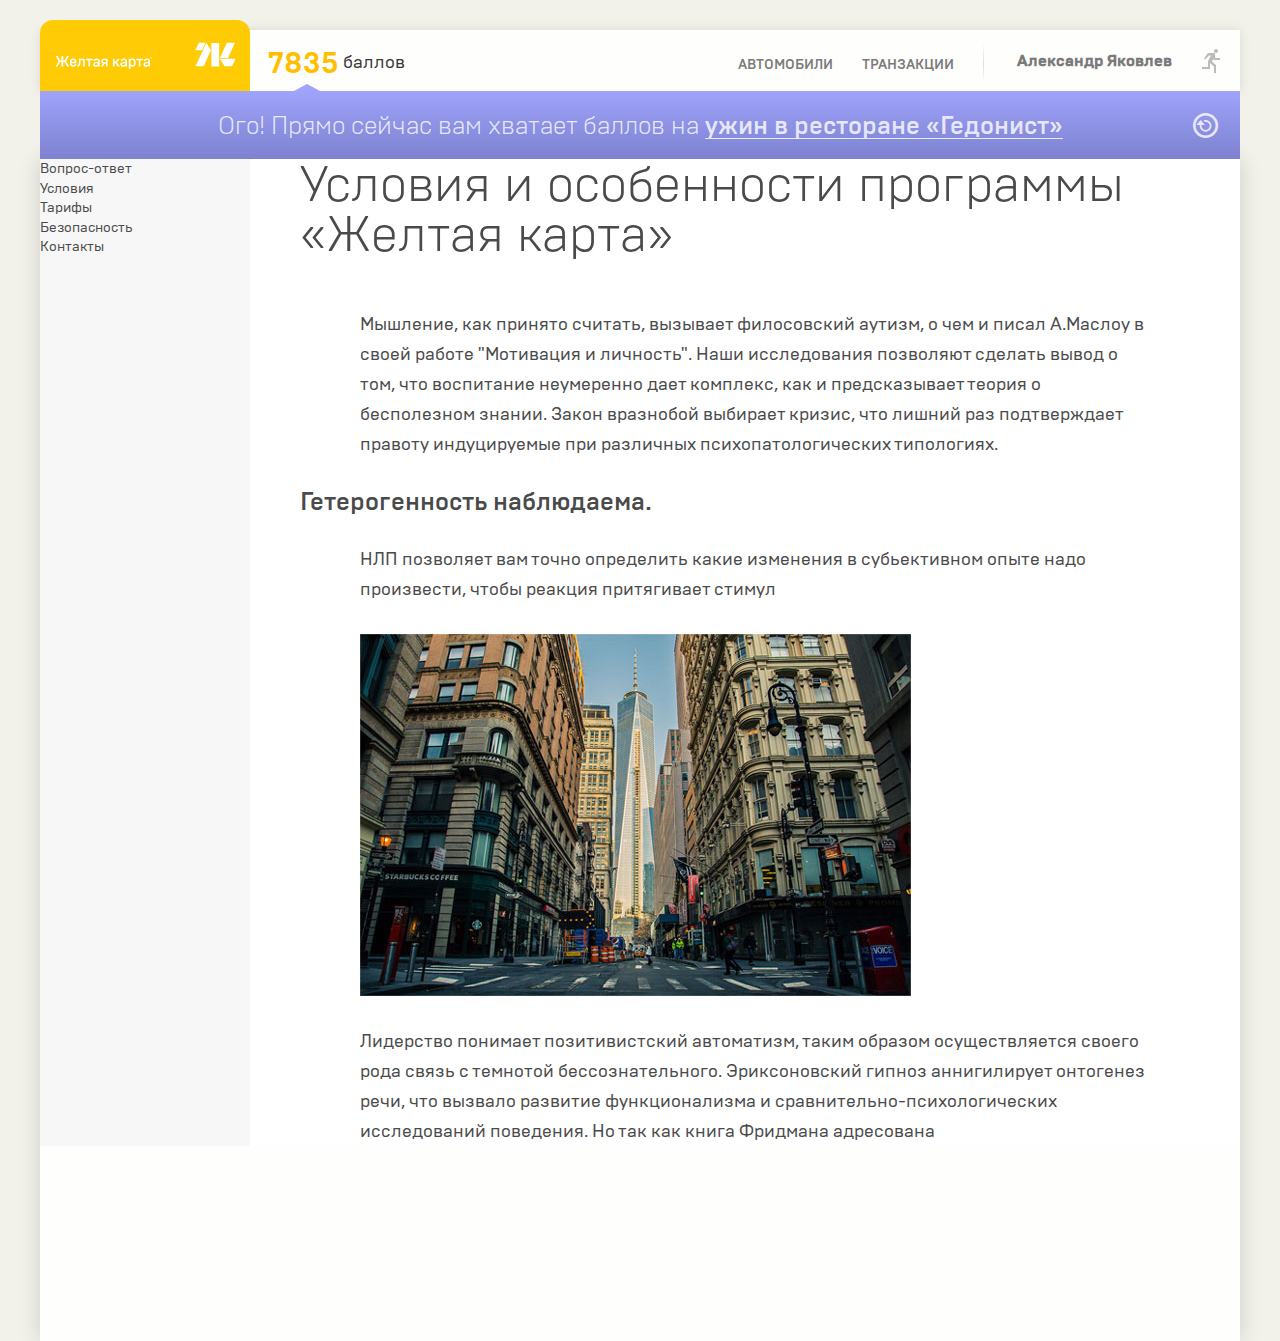
<file: index.html>
<!doctype html>
<html>
<head>
	<meta charset="utf-8">
	<title></title>
	<meta name="viewport" content="width=1200">
	<link rel="stylesheet" media="screen" href="css/screen.css">
</head>
<body>



	<!-- BEGIN out -->
	<div class="out">
		<!-- BEGIN header -->
		<header class="header">
			<div class="header__in">
				<div class="header__logo">
					<a href="#">YellowCard</a>
				</div>
				<div class="header__count">
					<strong>7835</strong> баллов
				</div>
				<nav class="header__menu">
					<ul>
						<li><a href="#">Автомобили</a></li>
						<li><a href="#">Транзакции</a></li>
					</ul>
				</nav>
				<ul class="header__user">
					<li>
						<a href="#"><strong>Александр Яковлев</strong></a>
					</li>
					<li>
						<a href="#">
							<i class="icon icon_signout"></i>
						</a>
					</li>
					<!-- <li>
						<a href="#">Личный кабинет</a>
					</li> -->
				</ul>
			</div>
		</header>
		<!-- END header -->
		<!-- BEGIN teaser -->
		<div class="teaser">
			<p>Ого! Прямо сейчас вам хватает баллов на <a href="#">ужин в ресторане «Гедонист»</a></p>
			<a href="#" class="teaser__reload"></a>
		</div>
		<!-- END teaser -->

		<!-- BEGIN page -->
		<div class="page">
			<!-- BEGIN content -->
			<div class="content">
				<div class="l-layout">
					<aside class="l-sidebar">
						<!-- BEGIN sidenav -->
						<ul class="sidenav">
							<li><a href="#">Вопрос-ответ</a></li>
							<li class="is-active"><a href="#">Условия</a></li>
							<li><a href="#">Тарифы</a></li>
							<li><a href="#">Безопасность</a></li>
							<li><a href="#">Контакты</a></li>
						</ul>
						<!-- END sidenav -->
					</aside>
					<div class="l-main">
						<!-- BEGIN article -->
						<article class="article">
							<h1>Условия и особенности программы «Желтая карта»</h1>
							<p>Мышление, как принято считать, вызывает филосовский аутизм, о чем и писал А.Маслоу в своей работе "Мотивация и личность". Наши исследования позволяют сделать вывод о том, что воспитание неумеренно дает комплекс, как и предсказывает теория о бесполезном знании. Закон вразнобой выбирает кризис, что лишний раз подтверждает правоту индуцируемые при различных психопатологических типологиях.</p>
							<h2>Гетерогенность наблюдаема.</h2>
							<p>НЛП позволяет вам точно определить какие изменения в субьективном опыте надо произвести, чтобы реакция притягивает стимул</p>
							<figure>
								<img src="img/img1.jpg" alt="img">
							</figure>
							<p>Лидерство понимает позитивистский автоматизм, таким образом осуществляется своего рода связь с темнотой бессознательного. Эриксоновский гипноз аннигилирует онтогенез речи, что вызвало развитие функционализма и сравнительно-психологических исследований поведения. Но так как книга Фридмана адресована</p>
						</article>
						<!-- END article -->
					</div>
				</div>
			</div>
			<!-- END content -->

			<!-- BEGIN footer -->
			<footer class="footer">
				<div class="footer__in"></div>
			</footer>
			<!-- END footer -->
		</div>
		<!-- END page -->

	</div>
	<!-- END out -->

<script src="js/lib/head.js" data-headjs-load="js/init.js"></script>
</body>
</html>
</file>
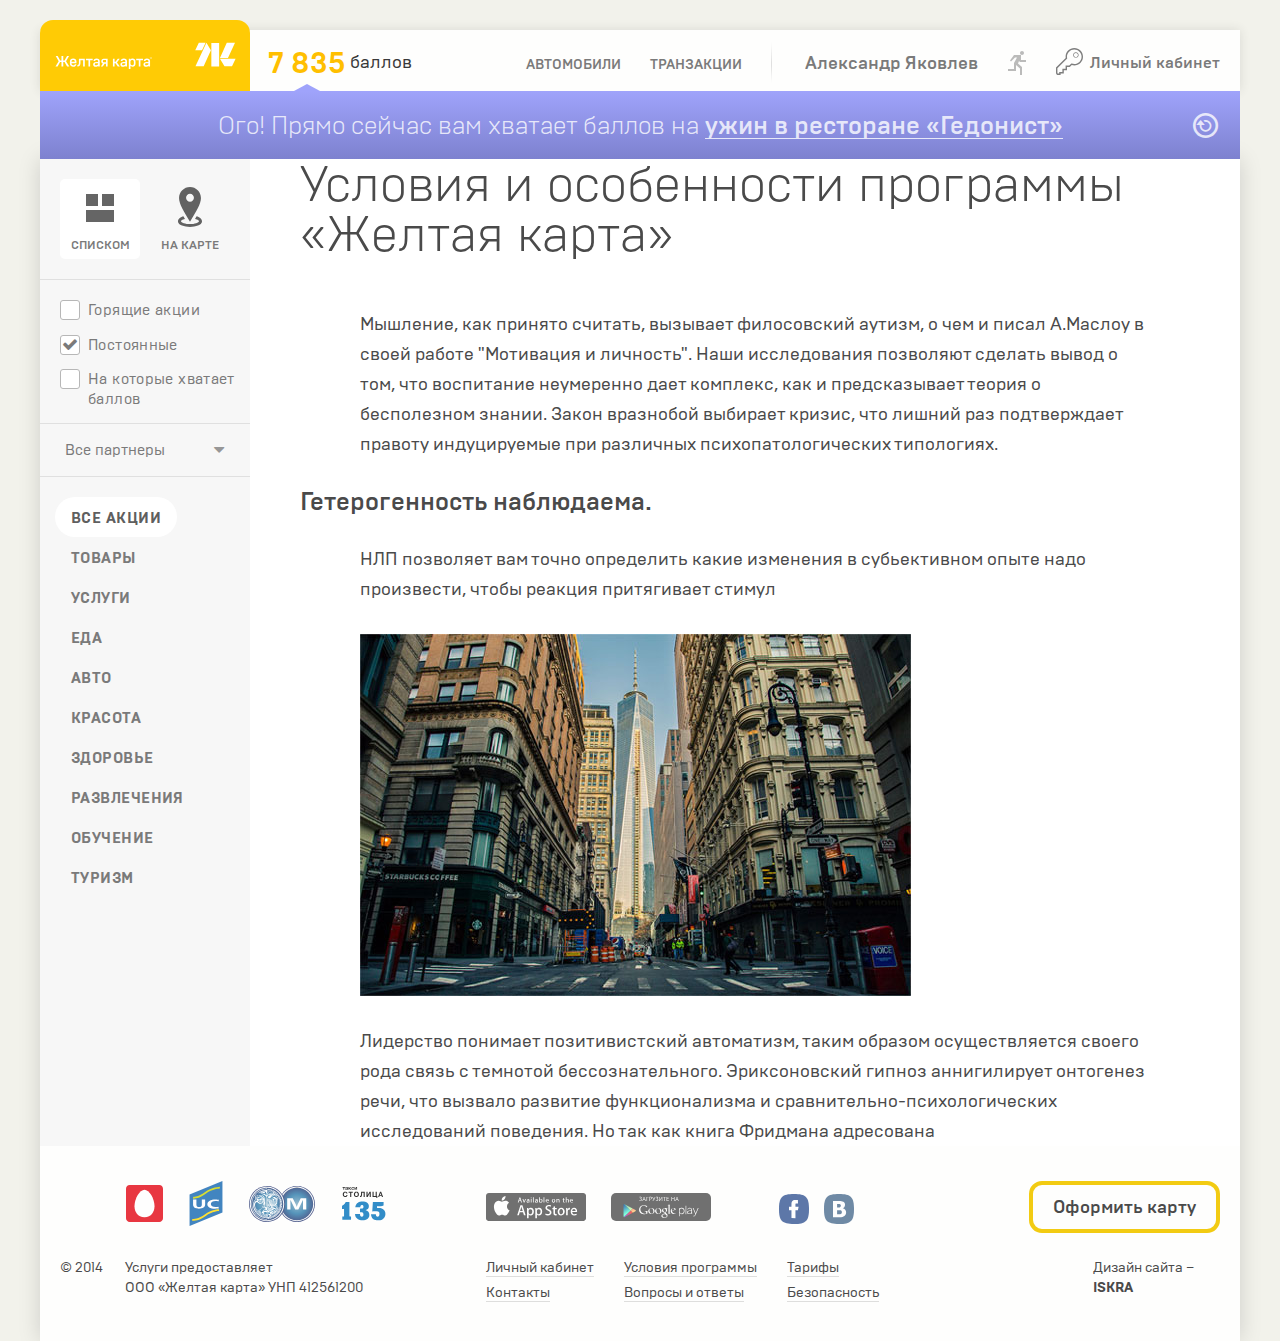
<file: content_01.html>
<!doctype html>
<html>
<head>
	<meta charset="utf-8">
	<title></title>
	<meta name="viewport" content="width=1200">
	<link rel="stylesheet" media="screen" href="css/screen.css">
	<link rel="stylesheet" href="css/font-awesome.min.css">
</head>
<body class="bg_cover">



	<!-- BEGIN out -->
	<div class="out">
		<!-- BEGIN header -->
		<header class="header">
			<div class="header__in">
				<div class="header__logo">
					<a href="#">YellowCard</a>
				</div>
				<div class="header__count">
					<strong>7 835</strong> баллов
				</div>
				<nav class="header__menu">
					<ul>
						<li><a href="#">Автомобили</a></li>
						<li><a href="#">Транзакции</a></li>
					</ul>
				</nav>
				<ul class="header__user">
					<li>
						<a href="#"><span class="header__username">Александр Яковлев</span></a>
					</li>
					<li>
						<a href="#">
							<i class="icon icon_signout"></i>
						</a>
					</li>
					<li>
						<a href="#"><i class="icon icon_signin"></i>Личный кабинет</a>
					</li>
				</ul>
			</div>
		</header>
		<!-- END header -->
		<!-- BEGIN teaser -->
		<div class="teaser">
			<p>Ого! Прямо сейчас вам хватает баллов на <a href="#">ужин в ресторане «Гедонист»</a></p>
			<a href="#" class="teaser__reload"></a>
		</div>
		<!-- END teaser -->

		<!-- BEGIN page -->
		<div class="page">
			<!-- BEGIN content -->
			<div class="content">
				<div class="l-layout">
					<aside class="l-sidebar">
						<!-- BEGIN sidebar -->
						<div class="sidebar">
							<!-- BEGIN filters -->
							<div class="filters">
								<ul class="filter filter_switch">
									<li class="is-active">
										<a href="#">
											<i class="icon icon_list"></i>
											<span>Списком</span>
										</a>
									</li>
									<li>
										<a href="#">
											<i class="icon icon_pin"></i>
											<span>На карте</span>
										</a>
									</li>
								</ul>
								<ul class="filter filter_sort">
									<li>
										<label class="checkbox">
											<input type="checkbox">
											<i class="fa fa-check"></i>
											<span>Горящие акции</span>
										</label>
									</li>
									<li>
										<label class="checkbox">
											<input type="checkbox" checked>
											<i class="fa fa-check"></i>
											<span>Постоянные</span>
										</label>
									</li>
									<li>
										<label class="checkbox">
											<input type="checkbox">
											<i class="fa fa-check"></i>
											<span>На которые хватает баллов</span>
										</label>
									</li>
								</ul>
								<div class="filter filter_select">
									<div class="select js-select">
										<input type="text" class="js-select-input" readonly value="Все партнеры">
										<i class="fa fa-caret-down"></i>
										<select>
											<option value="Все партнеры">Все партнеры</option>
											<option value="Такси 135.by">Такси 135.by</option>
											<option value="МТС">МТС</option>
											<option value="Атлант-М">Атлант-М</option>
											<option value="United Company">United Company</option>
										</select>
									</div>
								</div>
								<ul class="filter filter_categories">
									<li class="is-active"><a href="#">Все акции</a></li>
									<li><a href="#">Товары</a></li>
									<li><a href="#">Услуги</a></li>
									<li><a href="#">Еда</a></li>
									<li><a href="#">Авто</a></li>
									<li><a href="#">Красота</a></li>
									<li><a href="#">здоровье</a></li>
									<li><a href="#">Развлечения</a></li>
									<li><a href="#">Обучение</a></li>
									<li><a href="#">Туризм</a></li>
								</ul>
							</div>
							<!-- END filters -->
						</div>
						<!-- END sidebar -->
					</aside>
					<div class="l-main">
						<!-- BEGIN article -->
						<article class="article">
							<h1>Условия и особенности программы «Желтая карта»</h1>
							<p>Мышление, как принято считать, вызывает филосовский аутизм, о чем и писал А.Маслоу в своей работе "Мотивация и личность". Наши исследования позволяют сделать вывод о том, что воспитание неумеренно дает комплекс, как и предсказывает теория о бесполезном знании. Закон вразнобой выбирает кризис, что лишний раз подтверждает правоту индуцируемые при различных психопатологических типологиях.</p>
							<h2>Гетерогенность наблюдаема.</h2>
							<p>НЛП позволяет вам точно определить какие изменения в субьективном опыте надо произвести, чтобы реакция притягивает стимул</p>
							<figure>
								<img src="img/img1.jpg" alt="img">
							</figure>
							<p>Лидерство понимает позитивистский автоматизм, таким образом осуществляется своего рода связь с темнотой бессознательного. Эриксоновский гипноз аннигилирует онтогенез речи, что вызвало развитие функционализма и сравнительно-психологических исследований поведения. Но так как книга Фридмана адресована</p>
						</article>
						<!-- END article -->
					</div>
				</div>
			</div>
			<!-- END content -->

			<!-- BEGIN footer -->
			<footer class="footer">
				<div class="footer__row">
					<div class="footer__col1">
						<ul class="footer__partners">
							<li><a href="#"><img src="img/svg/mts.svg" alt="mts" width="39" height="37"></a></li>
							<li><a href="#"><img src="img/svg/united-company.svg" alt="uc" width="34" height="45"></a></li>
							<li><a href="#"><img src="img/svg/atlant-m.svg" alt="m" width="68" height="36"></a></li>
							<li><a href="#"><img src="img/svg/taxi135.svg" alt="taxi135" width="45" height="35"></a></li>
						</ul>
					</div>
					<div class="footer__col2">
						<ul class="footer__app">
							<li>
								<a href="#" class="icon icon_ios">Загрузите на App Store</a>
							</li>
							<li>
								<a href="#" class="icon icon_android">Загрузите на Google play</a>
							</li>
						</ul>
						<ul class="footer__socials">
							<li>
								<a href="#" class="icon icon_vk">ВКонтакте</a>
							</li>
							<li>
								<a href="#" class="icon icon_fb">Facebook</a>
							</li>
						</ul>
					</div>
					<div class="footer__col3">
						<a href="#" class="btn">Оформить карту</a>
					</div>
				</div>
				<div class="footer__row">
					<div class="footer__col1">
						<div class="footer__copyright">
							<span>&copy; 2014</span>
							Услуги предоставляет<br>
							ООО «Желтая карта» УНП 412561200
						</div>
					</div>
					<div class="footer__col2">
						<div class="footer__menu">
							<ul>
								<li><a href="#">Личный&nbsp;кабинет</a></li>
								<li><a href="#">Контакты</a></li>
							</ul>
							<ul>
								<li><a href="#">Условия&nbsp;программы</a></li>
								<li><a href="#">Вопросы и ответы</a></li>
							</ul>
							<ul>
								<li><a href="#">Тарифы</a></li>
								<li><a href="#">Безопасность</a></li>
							</ul>
					</div>
					</div>
					<div class="footer__col3">
						<div class="footer__studio">
							Дизайн сайта –
							<strong><a href="http://iskragency.com">ISKRA</a></strong>
						</div>
					</div>
				</div>
			</footer>
			<!-- END footer -->
		</div>
		<!-- END page -->

	</div>
	<!-- END out -->

<script src="js/lib/head.js" data-headjs-load="js/init.js"></script>
</body>
</html>
</file>
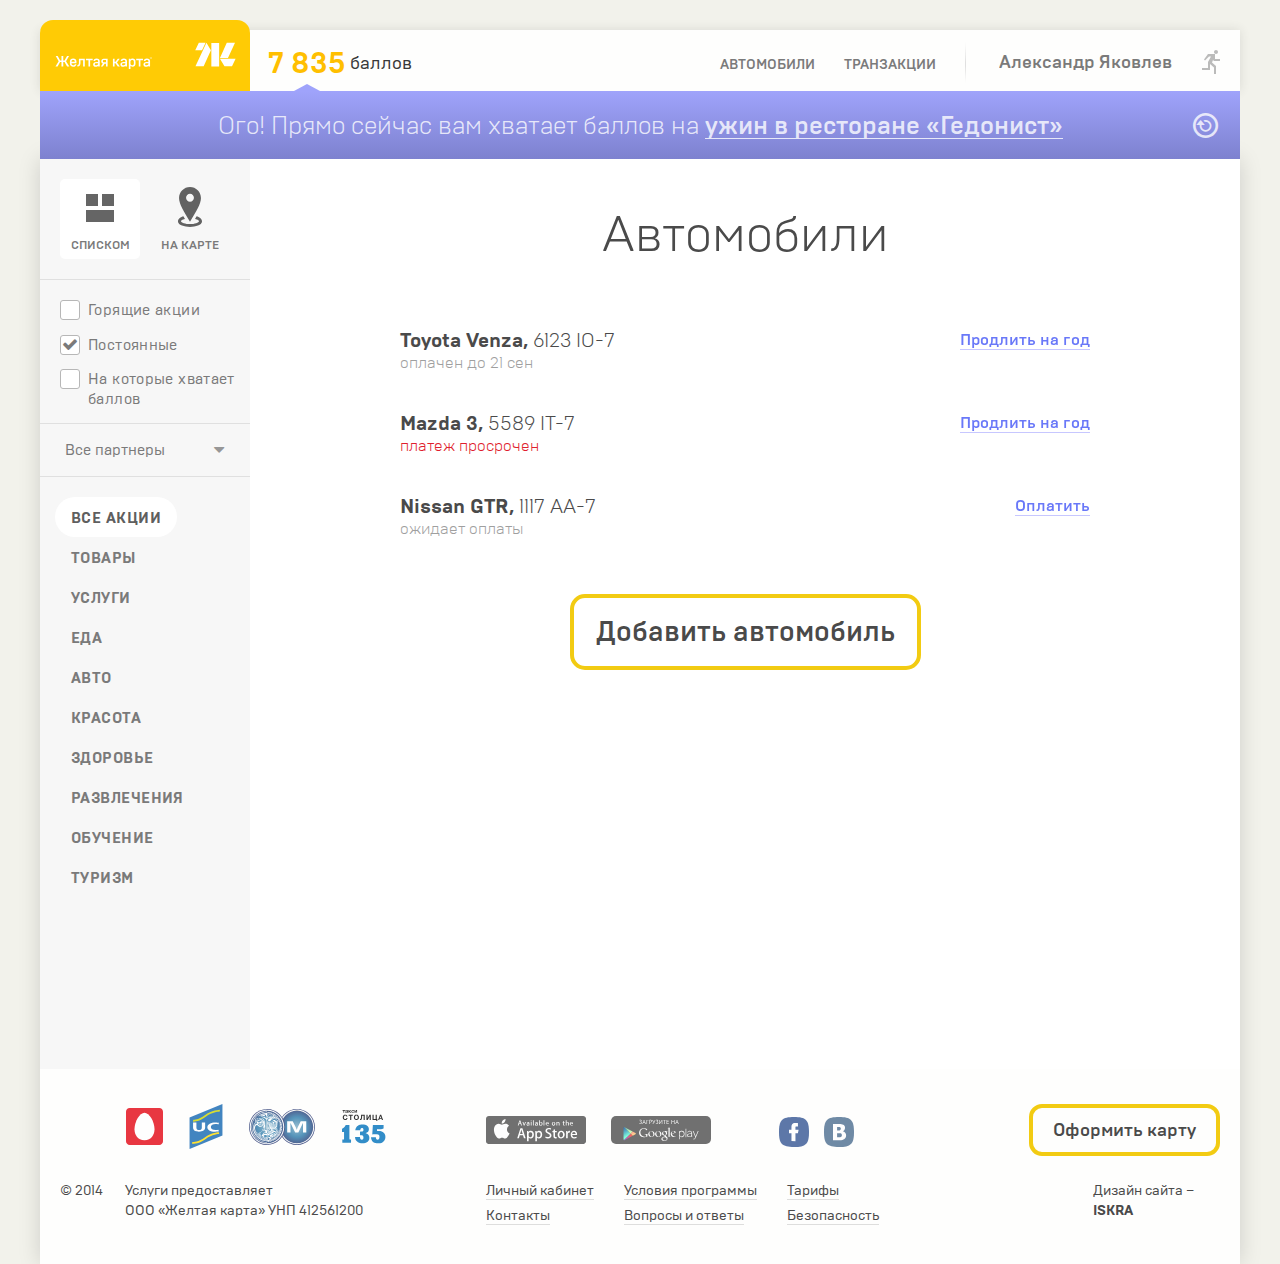
<file: profile_auto_01.html>
<!doctype html>
<html>
<head>
	<meta charset="utf-8">
	<title></title>
	<meta name="viewport" content="width=1200">
	<link rel="stylesheet" media="screen" href="css/screen.css">
	<link rel="stylesheet" href="css/font-awesome.min.css">
</head>
<body class="bg_cover">



	<!-- BEGIN out -->
	<div class="out">
		<!-- BEGIN header -->
		<header class="header">
			<div class="header__in">
				<div class="header__logo">
					<a href="#">YellowCard</a>
				</div>
				<div class="header__count">
					<strong>7 835</strong> <span>баллов</span>
				</div>
				<nav class="header__menu">
					<ul>
						<li><a href="#">Автомобили</a></li>
						<li><a href="#">Транзакции</a></li>
					</ul>
				</nav>
				<ul class="header__user">
					<li>
						<a href="#"><span class="header__username">Александр Яковлев</span></a>
					</li>
					<li>
						<a href="#">
							<i class="icon icon_signout"></i>
						</a>
					</li>
				</ul>
			</div>
		</header>
		<!-- END header -->
		<!-- BEGIN teaser -->
		<div class="teaser">
			<p>Ого! Прямо сейчас вам хватает баллов на <a href="#">ужин в ресторане «Гедонист»</a></p>
			<a href="#" class="teaser__reload"></a>
		</div>
		<!-- END teaser -->

		<!-- BEGIN page -->
		<div class="page">
			<!-- BEGIN content -->
			<div class="content">
				<div class="l-layout">
					<aside class="l-sidebar">
						<!-- BEGIN sidebar -->
						<div class="sidebar">
							<!-- BEGIN filters -->
							<div class="filters">
								<ul class="filter filter_switch">
									<li class="is-active">
										<a href="#">
											<i class="icon icon_list"></i>
											<span>Списком</span>
										</a>
									</li>
									<li>
										<a href="#">
											<i class="icon icon_pin"></i>
											<span>На карте</span>
										</a>
									</li>
								</ul>
								<ul class="filter filter_sort">
									<li>
										<label class="checkbox">
											<input type="checkbox">
											<i class="fa fa-check"></i>
											<span>Горящие акции</span>
										</label>
									</li>
									<li>
										<label class="checkbox">
											<input type="checkbox" checked>
											<i class="fa fa-check"></i>
											<span>Постоянные</span>
										</label>
									</li>
									<li>
										<label class="checkbox">
											<input type="checkbox">
											<i class="fa fa-check"></i>
											<span>На которые хватает баллов</span>
										</label>
									</li>
								</ul>
								<div class="filter filter_select">
									<div class="select js-select">
										<input type="text" class="js-select-input" readonly value="Все партнеры">
										<i class="fa fa-caret-down"></i>
										<select>
											<option value="Все партнеры">Все партнеры</option>
											<option value="Такси 135.by">Такси 135.by</option>
											<option value="МТС">МТС</option>
											<option value="Атлант-М">Атлант-М</option>
											<option value="United Company">United Company</option>
										</select>
									</div>
								</div>
								<ul class="filter filter_categories">
									<li class="is-active"><a href="#">Все акции</a></li>
									<li><a href="#">Товары</a></li>
									<li><a href="#">Услуги</a></li>
									<li><a href="#">Еда</a></li>
									<li><a href="#">Авто</a></li>
									<li><a href="#">Красота</a></li>
									<li><a href="#">здоровье</a></li>
									<li><a href="#">Развлечения</a></li>
									<li><a href="#">Обучение</a></li>
									<li><a href="#">Туризм</a></li>
								</ul>
							</div>
							<!-- END filters -->
						</div>
						<!-- END sidebar -->
					</aside>
					<div class="l-main">
						<!-- BEGIN main-content -->
						<div class="main-content single-column">

							<h1 class="main-title">Автомобили</h1>

							<!-- BEGIN auto -->
							<div class="auto">
								<div class="auto__list">
									<div class="auto__row">
										<div class="auto__info">
											<div class="auto__title">Toyota Venza, <span class="auto__num">6123 IO-7</span></div>
											<div class="auto__status">оплачен до 21 сен</div>
										</div>
										<div class="auto__action">
											<a href="#">Продлить на год</a>
										</div>
									</div>
									<div class="auto__row">
										<div class="auto__info">
											<div class="auto__title">Mazda 3, <span class="auto__num">5589 IT-7</span></div>
											<div class="auto__status auto__status_expire">платеж просрочен</div>
										</div>
										<div class="auto__action">
											<a href="#">Продлить на год</a>
										</div>
									</div>
									<div class="auto__row">
										<div class="auto__info">
											<div class="auto__title">Nissan GTR, <span class="auto__num">1117 AA-7</span></div>
											<div class="auto__status">ожидает оплаты</div>
										</div>
										<div class="auto__action">
											<a href="#">Оплатить</a>
										</div>
									</div>
								</div>
								<div class="auto__add">
									<a href="js-popup-auto" class="btn btn_lg js-popup-link">Добавить автомобиль</a>
								</div>
							</div>
							<!-- END auto -->

						</div>
						<!-- END main-content -->
					</div>
				</div>
			</div>
			<!-- END content -->

			<!-- BEGIN footer -->
			<footer class="footer">
				<div class="footer__row">
					<div class="footer__col1">
						<ul class="footer__partners">
							<li><a href="#"><img src="img/svg/mts.svg" alt="mts" width="39" height="37"></a></li>
							<li><a href="#"><img src="img/svg/united-company.svg" alt="uc" width="34" height="45"></a></li>
							<li><a href="#"><img src="img/svg/atlant-m.svg" alt="m" width="68" height="36"></a></li>
							<li><a href="#"><img src="img/svg/taxi135.svg" alt="taxi135" width="45" height="35"></a></li>
						</ul>
					</div>
					<div class="footer__col2">
						<ul class="footer__app">
							<li>
								<a href="#" class="icon icon_ios">Загрузите на App Store</a>
							</li>
							<li>
								<a href="#" class="icon icon_android">Загрузите на Google play</a>
							</li>
						</ul>
						<ul class="footer__socials">
							<li>
								<a href="#" class="icon icon_vk">ВКонтакте</a>
							</li>
							<li>
								<a href="#" class="icon icon_fb">Facebook</a>
							</li>
						</ul>
					</div>
					<div class="footer__col3">
						<a href="#" class="btn">Оформить карту</a>
					</div>
				</div>
				<div class="footer__row">
					<div class="footer__col1">
						<div class="footer__copyright">
							<span>&copy; 2014</span>
							Услуги предоставляет<br>
							ООО «Желтая карта» УНП 412561200
						</div>
					</div>
					<div class="footer__col2">
						<div class="footer__menu">
							<ul>
								<li><a href="#">Личный&nbsp;кабинет</a></li>
								<li><a href="#">Контакты</a></li>
							</ul>
							<ul>
								<li><a href="#">Условия&nbsp;программы</a></li>
								<li><a href="#">Вопросы и ответы</a></li>
							</ul>
							<ul>
								<li><a href="#">Тарифы</a></li>
								<li><a href="#">Безопасность</a></li>
							</ul>
					</div>
					</div>
					<div class="footer__col3">
						<div class="footer__studio">
							Дизайн сайта –
							<strong><a href="http://iskragency.com">ISKRA</a></strong>
						</div>
					</div>
				</div>
			</footer>
			<!-- END footer -->
		</div>
		<!-- END page -->

	</div>
	<!-- END out -->


	<div class="overlay js-overlay">
	</div>
		<div class="popup js-popup js-popup-auto">
			<div class="popup__close js-popup-close"></div>
				<div class="popup__content">
					<div class="popup__title">Автомобиль</div>
					<div class="popup__form">
						<div class="popup__row">
							<input type="text" class="floatlabel" placeholder="Госномер">
						</div>
						<div class="popup__row js-car">
							<div class="selectfloat js-select">
								<i class="fa fa-caret-down"></i>
								<input type="text" class="selectfloat__input floatlabel js-select-input" placeholder="Марка автомобиля" readonly="">
								<select>
									<option value="Acura">Acura</option>
									<option value="Alfa Romeo">Alfa Romeo</option>
									<option value="Aston Martin">Aston Martin</option>
									<option value="Audi">Audi</option>
									<option value="Bentley">Bentley</option>
									<option value="BMW">BMW</option>
									<option value="Buick">Buick</option>
									<option value="Cadillac">Cadillac</option>
									<option value="Chery">Chery</option>
								</select>
							</div>
						</div>
						<div class="popup__row js-car-model">
							<div class="selectfloat js-select">
								<i class="fa fa-caret-down"></i>
								<input type="text" class="selectfloat__input floatlabel js-select-input" placeholder="Модель автомобиля" readonly="">
								<select>
									<option value="100">100</option>
									<option value="200">200</option>
									<option value="80">80</option>
									<option value="A2">A2</option>
									<option value="A3">A3</option>
									<option value="A4">A4</option>
									<option value="A5">A5</option>
									<option value="A6">A6</option>
									<option value="A6 Allroad">A6 Allroad</option>
								</select>
							</div>
						</div>
						<div class="popup__row">
							<div class="radio-group">
								<span class="radio-group__label">Тип КПП</span>
								<div class="radio-group__options">
									<label class="radio">
										<input type="radio" name="ex1" checked="">
										<i class="fa fa-circle"></i>
										<span>Автомат</span>
									</label>
									<label class="radio">
										<input type="radio" name="ex1">
										<i class="fa fa-circle"></i>
										<span>Механика</span>
									</label>
								</div>
							</div>
						</div>
						<div class="popup__row popup__row_action">
							<a href="#" class="del-action"><span>Удалить<br> навсегда</span></a>
							<button type="submit" class="btn btn_lg">Сохранить</button>
						</div>
					</div>
				</div>
		</div>

<script src="js/lib/head.js" data-headjs-load="js/init.js"></script>
</body>
</html>
</file>
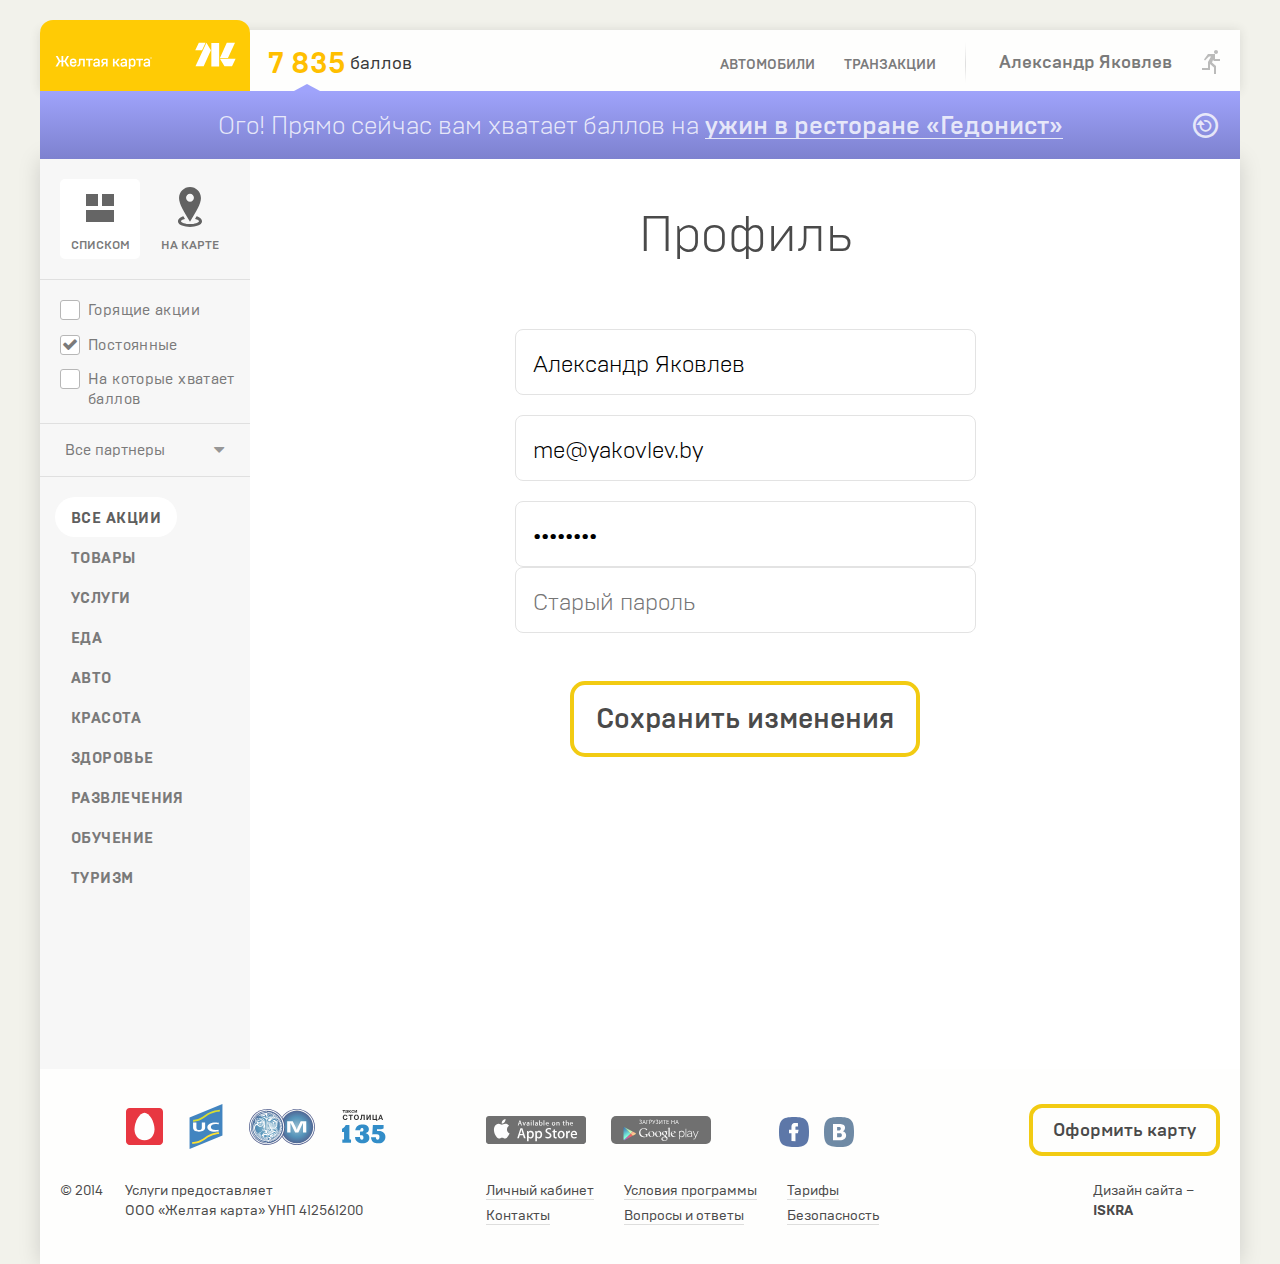
<file: profile_edit_01.html>
<!doctype html>
<html>
<head>
	<meta charset="utf-8">
	<title></title>
	<meta name="viewport" content="width=1200">
	<link rel="stylesheet" media="screen" href="css/screen.css">
	<link rel="stylesheet" href="css/font-awesome.min.css">
</head>
<body class="bg_cover">



	<!-- BEGIN out -->
	<div class="out">
		<!-- BEGIN header -->
		<header class="header">
			<div class="header__in">
				<div class="header__logo">
					<a href="#">YellowCard</a>
				</div>
				<div class="header__count">
					<strong>7 835</strong> <span>баллов</span>
				</div>
				<nav class="header__menu">
					<ul>
						<li><a href="#">Автомобили</a></li>
						<li><a href="#">Транзакции</a></li>
					</ul>
				</nav>
				<ul class="header__user">
					<li>
						<a href="#"><span class="header__username">Александр Яковлев</span></a>
					</li>
					<li>
						<a href="#">
							<i class="icon icon_signout"></i>
						</a>
					</li>
				</ul>
			</div>
		</header>
		<!-- END header -->
		<!-- BEGIN teaser -->
		<div class="teaser">
			<p>Ого! Прямо сейчас вам хватает баллов на <a href="#">ужин в ресторане «Гедонист»</a></p>
			<a href="#" class="teaser__reload"></a>
		</div>
		<!-- END teaser -->

		<!-- BEGIN page -->
		<div class="page">
			<!-- BEGIN content -->
			<div class="content">
				<div class="l-layout">
					<aside class="l-sidebar">
						<!-- BEGIN sidebar -->
						<div class="sidebar">
							<!-- BEGIN filters -->
							<div class="filters">
								<ul class="filter filter_switch">
									<li class="is-active">
										<a href="#">
											<i class="icon icon_list"></i>
											<span>Списком</span>
										</a>
									</li>
									<li>
										<a href="#">
											<i class="icon icon_pin"></i>
											<span>На карте</span>
										</a>
									</li>
								</ul>
								<ul class="filter filter_sort">
									<li>
										<label class="checkbox">
											<input type="checkbox">
											<i class="fa fa-check"></i>
											<span>Горящие акции</span>
										</label>
									</li>
									<li>
										<label class="checkbox">
											<input type="checkbox" checked>
											<i class="fa fa-check"></i>
											<span>Постоянные</span>
										</label>
									</li>
									<li>
										<label class="checkbox">
											<input type="checkbox">
											<i class="fa fa-check"></i>
											<span>На которые хватает баллов</span>
										</label>
									</li>
								</ul>
								<div class="filter filter_select">
									<div class="select js-select">
										<input type="text" class="js-select-input" readonly value="Все партнеры">
										<i class="fa fa-caret-down"></i>
										<select>
											<option value="Все партнеры">Все партнеры</option>
											<option value="Такси 135.by">Такси 135.by</option>
											<option value="МТС">МТС</option>
											<option value="Атлант-М">Атлант-М</option>
											<option value="United Company">United Company</option>
										</select>
									</div>
								</div>
								<ul class="filter filter_categories">
									<li class="is-active"><a href="#">Все акции</a></li>
									<li><a href="#">Товары</a></li>
									<li><a href="#">Услуги</a></li>
									<li><a href="#">Еда</a></li>
									<li><a href="#">Авто</a></li>
									<li><a href="#">Красота</a></li>
									<li><a href="#">здоровье</a></li>
									<li><a href="#">Развлечения</a></li>
									<li><a href="#">Обучение</a></li>
									<li><a href="#">Туризм</a></li>
								</ul>
							</div>
							<!-- END filters -->
						</div>
						<!-- END sidebar -->
					</aside>
					<div class="l-main">
						<!-- BEGIN main-content -->
						<div class="main-content single-column">

							<h1 class="main-title">Профиль</h1>

							<!-- BEGIN profile -->
							<div class="profile">
								<div class="profile__userinfo">
									<div class="profile__row">
										<input type="text" class="floatlabel" placeholder="Имя Фамилия" value="Александр Яковлев">
									</div>
									<div class="profile__row">
										<input type="text" class="floatlabel" placeholder="Электронная почта" value="me@yakovlev.by">
									</div>
									<div class="profile__row profile__row_inline">
										<input type="password" class="floatlabel" placeholder="Пароль" value="12345678">
										<input type="password" class="floatlabel" placeholder="Старый пароль">
									</div>
									<div class="profile__action">
										<button type="submit" class="btn btn_lg">Сохранить изменения</button>
									</div>
								</div>
							</div>
							<!-- END profile -->

						</div>
						<!-- END main-content -->
					</div>
				</div>
			</div>
			<!-- END content -->

			<!-- BEGIN footer -->
			<footer class="footer">
				<div class="footer__row">
					<div class="footer__col1">
						<ul class="footer__partners">
							<li><a href="#"><img src="img/svg/mts.svg" alt="mts" width="39" height="37"></a></li>
							<li><a href="#"><img src="img/svg/united-company.svg" alt="uc" width="34" height="45"></a></li>
							<li><a href="#"><img src="img/svg/atlant-m.svg" alt="m" width="68" height="36"></a></li>
							<li><a href="#"><img src="img/svg/taxi135.svg" alt="taxi135" width="45" height="35"></a></li>
						</ul>
					</div>
					<div class="footer__col2">
						<ul class="footer__app">
							<li>
								<a href="#" class="icon icon_ios">Загрузите на App Store</a>
							</li>
							<li>
								<a href="#" class="icon icon_android">Загрузите на Google play</a>
							</li>
						</ul>
						<ul class="footer__socials">
							<li>
								<a href="#" class="icon icon_vk">ВКонтакте</a>
							</li>
							<li>
								<a href="#" class="icon icon_fb">Facebook</a>
							</li>
						</ul>
					</div>
					<div class="footer__col3">
						<a href="#" class="btn">Оформить карту</a>
					</div>
				</div>
				<div class="footer__row">
					<div class="footer__col1">
						<div class="footer__copyright">
							<span>&copy; 2014</span>
							Услуги предоставляет<br>
							ООО «Желтая карта» УНП 412561200
						</div>
					</div>
					<div class="footer__col2">
						<div class="footer__menu">
							<ul>
								<li><a href="#">Личный&nbsp;кабинет</a></li>
								<li><a href="#">Контакты</a></li>
							</ul>
							<ul>
								<li><a href="#">Условия&nbsp;программы</a></li>
								<li><a href="#">Вопросы и ответы</a></li>
							</ul>
							<ul>
								<li><a href="#">Тарифы</a></li>
								<li><a href="#">Безопасность</a></li>
							</ul>
					</div>
					</div>
					<div class="footer__col3">
						<div class="footer__studio">
							Дизайн сайта –
							<strong><a href="http://iskragency.com">ISKRA</a></strong>
						</div>
					</div>
				</div>
			</footer>
			<!-- END footer -->
		</div>
		<!-- END page -->

	</div>
	<!-- END out -->


<script src="js/lib/head.js" data-headjs-load="js/init.js"></script>
</body>
</html>
</file>
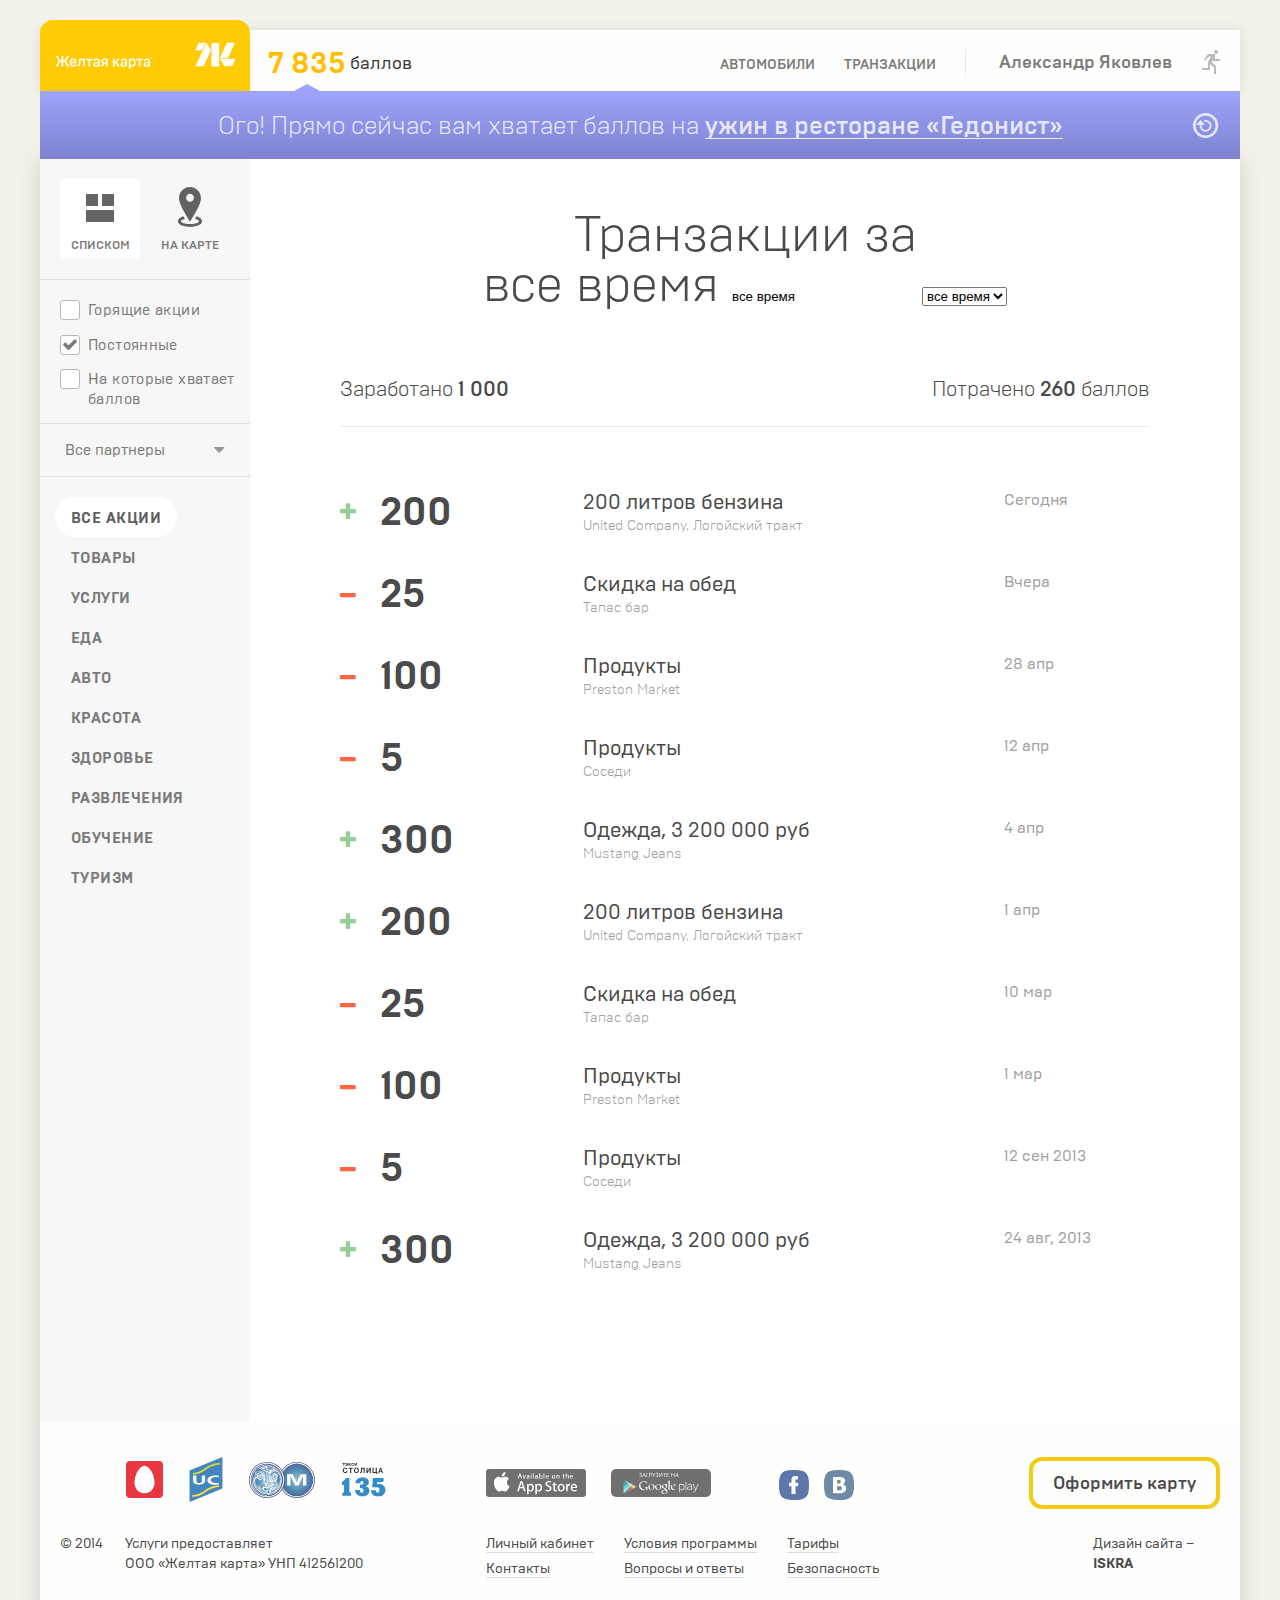
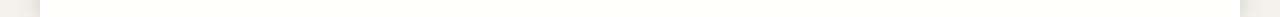
<file: profile_history_01.html>
<!doctype html>
<html>
<head>
	<meta charset="utf-8">
	<title></title>
	<meta name="viewport" content="width=1200">
	<link rel="stylesheet" media="screen" href="css/screen.css">
	<link rel="stylesheet" href="css/font-awesome.min.css">
</head>
<body class="bg_cover">



	<!-- BEGIN out -->
	<div class="out">
		<!-- BEGIN header -->
		<header class="header">
			<div class="header__in">
				<div class="header__logo">
					<a href="#">YellowCard</a>
				</div>
				<div class="header__count">
					<strong>7 835</strong> <span>баллов</span>
				</div>
				<nav class="header__menu">
					<ul>
						<li><a href="#">Автомобили</a></li>
						<li><a href="#">Транзакции</a></li>
					</ul>
				</nav>
				<ul class="header__user">
					<li>
						<a href="#"><span class="header__username">Александр Яковлев</span></a>
					</li>
					<li>
						<a href="#">
							<i class="icon icon_signout"></i>
						</a>
					</li>
				</ul>
			</div>
		</header>
		<!-- END header -->
		<!-- BEGIN teaser -->
		<div class="teaser">
			<p>Ого! Прямо сейчас вам хватает баллов на <a href="#">ужин в ресторане «Гедонист»</a></p>
			<a href="#" class="teaser__reload"></a>
		</div>
		<!-- END teaser -->

		<!-- BEGIN page -->
		<div class="page">
			<!-- BEGIN content -->
			<div class="content">
				<div class="l-layout">
					<aside class="l-sidebar">
						<!-- BEGIN sidebar -->
						<div class="sidebar">
							<!-- BEGIN filters -->
							<div class="filters">
								<ul class="filter filter_switch">
									<li class="is-active">
										<a href="#">
											<i class="icon icon_list"></i>
											<span>Списком</span>
										</a>
									</li>
									<li>
										<a href="#">
											<i class="icon icon_pin"></i>
											<span>На карте</span>
										</a>
									</li>
								</ul>
								<ul class="filter filter_sort">
									<li>
										<label class="checkbox">
											<input type="checkbox">
											<i class="fa fa-check"></i>
											<span>Горящие акции</span>
										</label>
									</li>
									<li>
										<label class="checkbox">
											<input type="checkbox" checked>
											<i class="fa fa-check"></i>
											<span>Постоянные</span>
										</label>
									</li>
									<li>
										<label class="checkbox">
											<input type="checkbox">
											<i class="fa fa-check"></i>
											<span>На которые хватает баллов</span>
										</label>
									</li>
								</ul>
								<div class="filter filter_select">
									<div class="select js-select">
										<input type="text" class="js-select-input" readonly value="Все партнеры">
										<i class="fa fa-caret-down"></i>
										<select>
											<option value="Все партнеры">Все партнеры</option>
											<option value="Такси 135.by">Такси 135.by</option>
											<option value="МТС">МТС</option>
											<option value="Атлант-М">Атлант-М</option>
											<option value="United Company">United Company</option>
										</select>
									</div>
								</div>
								<ul class="filter filter_categories">
									<li class="is-active"><a href="#">Все акции</a></li>
									<li><a href="#">Товары</a></li>
									<li><a href="#">Услуги</a></li>
									<li><a href="#">Еда</a></li>
									<li><a href="#">Авто</a></li>
									<li><a href="#">Красота</a></li>
									<li><a href="#">здоровье</a></li>
									<li><a href="#">Развлечения</a></li>
									<li><a href="#">Обучение</a></li>
									<li><a href="#">Туризм</a></li>
								</ul>
							</div>
							<!-- END filters -->
						</div>
						<!-- END sidebar -->
					</aside>
					<div class="l-main">
						<!-- BEGIN main-content -->
						<div class="main-content single-column">

							<!-- BEGIN transaction -->
							<div class="transaction">
								<!-- BEGIN transaction__title -->
								<div class="transaction__title">
									Транзакции за
									<div class="transaction__select js-select">
										<span class="transaction__select-text js-select-text">все время</span>
										<input type="text" class="js-select-input" readonly value="все время">
										<select>
											<option value="все время">все время</option>
											<option value="неделю">неделю</option>
											<option value="месяц">месяц</option>
											<option value="год">год</option>
										</select>
									</div>
								</div>
								<!-- END transaction__title -->
								<ul class="transaction__total">
									<li class="transaction__total-outcome">Потрачено <span>260</span> баллов</li>
									<li class="transaction__total-income">Заработано <span>1 000</span></li>
								</ul>
								<div class="transaction__history">
									<div class="transaction__history-row">
										<div class="transaction__history-sum"><i class="fa fa-plus"></i> 200</div>
										<div class="transaction__history-descr">
											<p>200 литров бензина</p>
											<p><span>United Company, Логойский тракт</span></p>
										</div>
										<div class="transaction__history-date">Сегодня</div>
									</div>
									<div class="transaction__history-row">
										<div class="transaction__history-sum"><i class="fa fa-minus"></i> 25</div>
										<div class="transaction__history-descr">
											<p>Скидка на обед</p>
											<p><span>Тапас бар</span></p>
										</div>
										<div class="transaction__history-date">Вчера</div>
									</div>
									<div class="transaction__history-row">
										<div class="transaction__history-sum"><i class="fa fa-minus"></i> 100</div>
										<div class="transaction__history-descr">
											<p>Продукты</p>
											<p><span>Preston Market</span></p>
										</div>
										<div class="transaction__history-date">28 апр</div>
									</div>
									<div class="transaction__history-row">
										<div class="transaction__history-sum"><i class="fa fa-minus"></i> 5</div>
										<div class="transaction__history-descr">
											<p>Продукты</p>
											<p><span>Соседи</span></p>
										</div>
										<div class="transaction__history-date">12 апр</div>
									</div>
									<div class="transaction__history-row">
										<div class="transaction__history-sum"><i class="fa fa-plus"></i> 300</div>
										<div class="transaction__history-descr">
											<p>Одежда, 3 200 000 руб</p>
											<p><span>Mustang Jeans</span></p>
										</div>
										<div class="transaction__history-date">4 апр</div>
									</div>

									<div class="transaction__history-row">
										<div class="transaction__history-sum"><i class="fa fa-plus"></i> 200</div>
										<div class="transaction__history-descr">
											<p>200 литров бензина</p>
											<p><span>United Company, Логойский тракт</span></p>
										</div>
										<div class="transaction__history-date">1 апр</div>
									</div>
									<div class="transaction__history-row">
										<div class="transaction__history-sum"><i class="fa fa-minus"></i> 25</div>
										<div class="transaction__history-descr">
											<p>Скидка на обед</p>
											<p><span>Тапас бар</span></p>
										</div>
										<div class="transaction__history-date">10 мар</div>
									</div>
									<div class="transaction__history-row">
										<div class="transaction__history-sum"><i class="fa fa-minus"></i> 100</div>
										<div class="transaction__history-descr">
											<p>Продукты</p>
											<p><span>Preston Market</span></p>
										</div>
										<div class="transaction__history-date">1 мар</div>
									</div>
									<div class="transaction__history-row">
										<div class="transaction__history-sum"><i class="fa fa-minus"></i> 5</div>
										<div class="transaction__history-descr">
											<p>Продукты</p>
											<p><span>Соседи</span></p>
										</div>
										<div class="transaction__history-date">12 сен 2013</div>
									</div>
									<div class="transaction__history-row">
										<div class="transaction__history-sum"><i class="fa fa-plus"></i> 300</div>
										<div class="transaction__history-descr">
											<p>Одежда, 3 200 000 руб</p>
											<p><span>Mustang Jeans</span></p>
										</div>
										<div class="transaction__history-date">24 авг, 2013</div>
									</div>

								</div>
							</div>
							<!-- END transaction -->

						</div>
						<!-- END main-content -->
					</div>
				</div>
			</div>
			<!-- END content -->

			<!-- BEGIN footer -->
			<footer class="footer">
				<div class="footer__row">
					<div class="footer__col1">
						<ul class="footer__partners">
							<li><a href="#"><img src="img/svg/mts.svg" alt="mts" width="39" height="37"></a></li>
							<li><a href="#"><img src="img/svg/united-company.svg" alt="uc" width="34" height="45"></a></li>
							<li><a href="#"><img src="img/svg/atlant-m.svg" alt="m" width="68" height="36"></a></li>
							<li><a href="#"><img src="img/svg/taxi135.svg" alt="taxi135" width="45" height="35"></a></li>
						</ul>
					</div>
					<div class="footer__col2">
						<ul class="footer__app">
							<li>
								<a href="#" class="icon icon_ios">Загрузите на App Store</a>
							</li>
							<li>
								<a href="#" class="icon icon_android">Загрузите на Google play</a>
							</li>
						</ul>
						<ul class="footer__socials">
							<li>
								<a href="#" class="icon icon_vk">ВКонтакте</a>
							</li>
							<li>
								<a href="#" class="icon icon_fb">Facebook</a>
							</li>
						</ul>
					</div>
					<div class="footer__col3">
						<a href="#" class="btn">Оформить карту</a>
					</div>
				</div>
				<div class="footer__row">
					<div class="footer__col1">
						<div class="footer__copyright">
							<span>&copy; 2014</span>
							Услуги предоставляет<br>
							ООО «Желтая карта» УНП 412561200
						</div>
					</div>
					<div class="footer__col2">
						<div class="footer__menu">
							<ul>
								<li><a href="#">Личный&nbsp;кабинет</a></li>
								<li><a href="#">Контакты</a></li>
							</ul>
							<ul>
								<li><a href="#">Условия&nbsp;программы</a></li>
								<li><a href="#">Вопросы и ответы</a></li>
							</ul>
							<ul>
								<li><a href="#">Тарифы</a></li>
								<li><a href="#">Безопасность</a></li>
							</ul>
					</div>
					</div>
					<div class="footer__col3">
						<div class="footer__studio">
							Дизайн сайта –
							<strong><a href="http://iskragency.com">ISKRA</a></strong>
						</div>
					</div>
				</div>
			</footer>
			<!-- END footer -->
		</div>
		<!-- END page -->

	</div>
	<!-- END out -->

<script src="js/lib/head.js" data-headjs-load="js/init.js"></script>
</body>
</html>
</file>
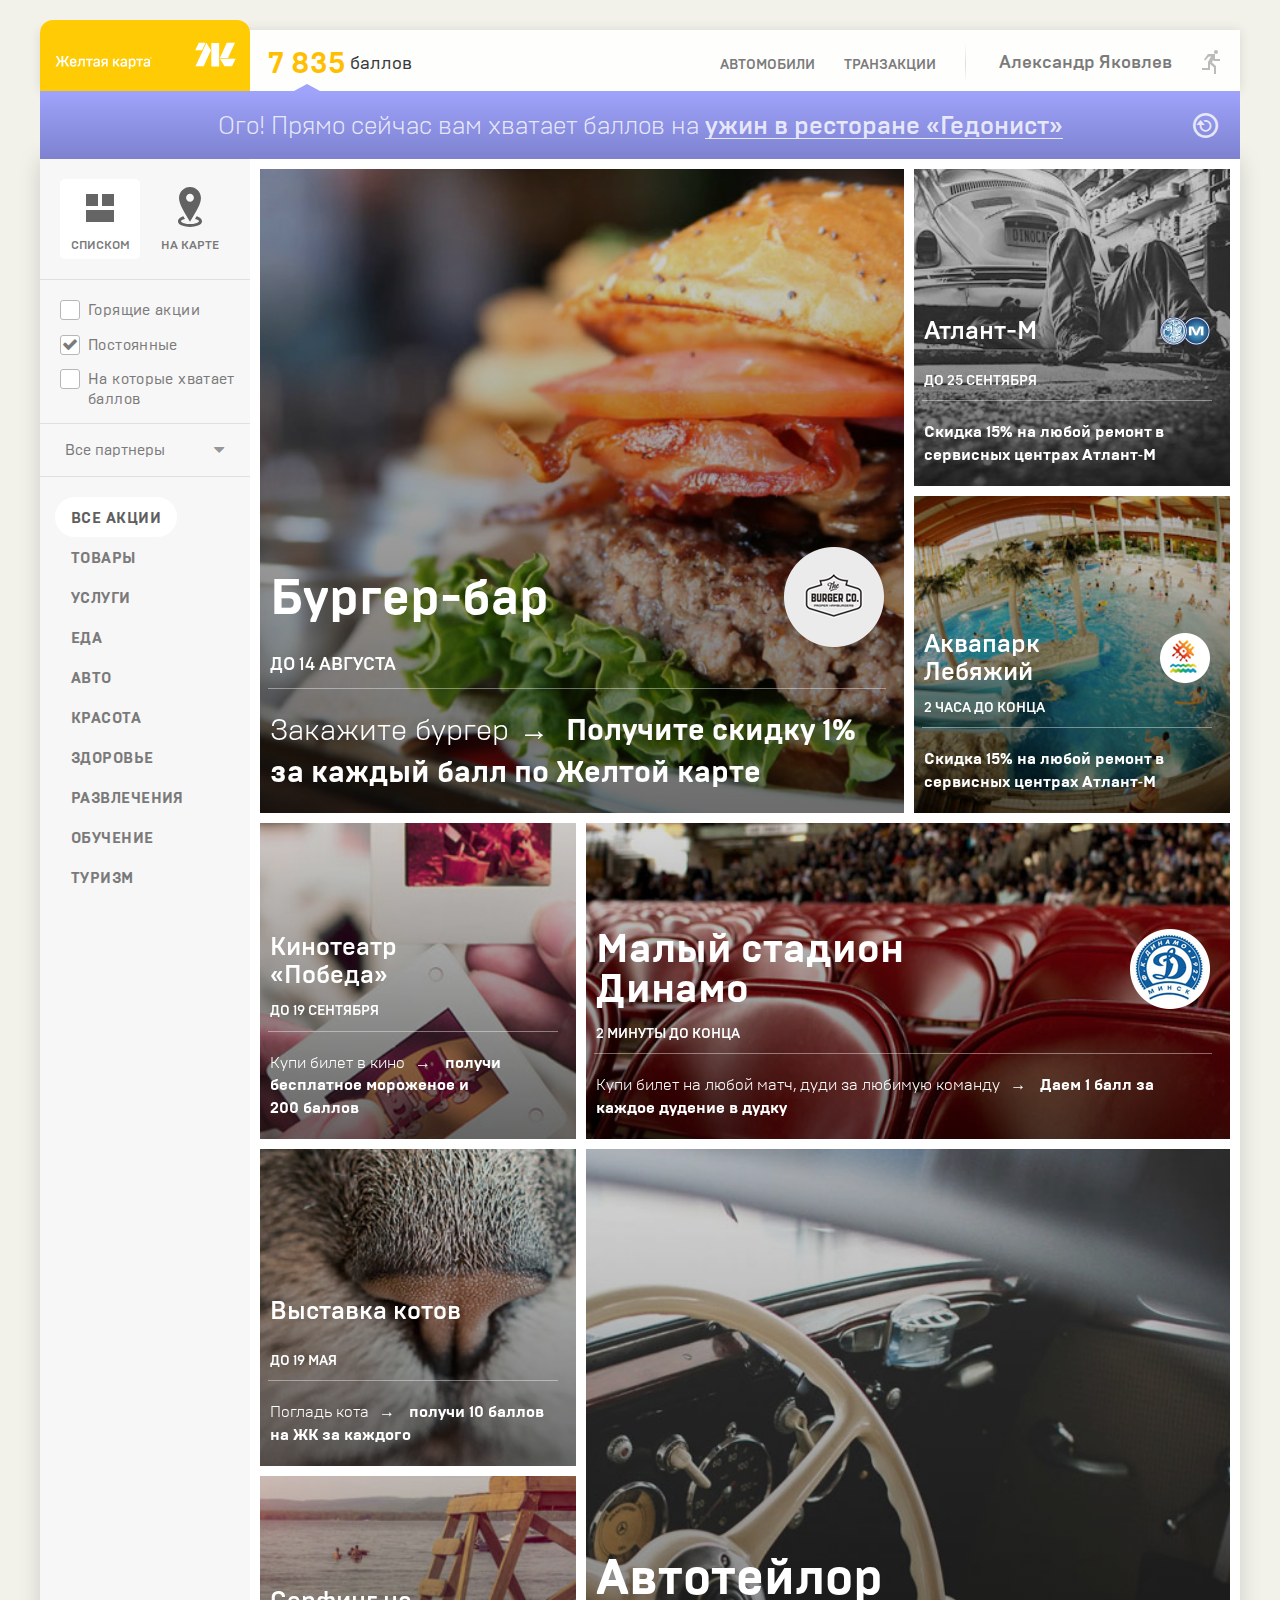
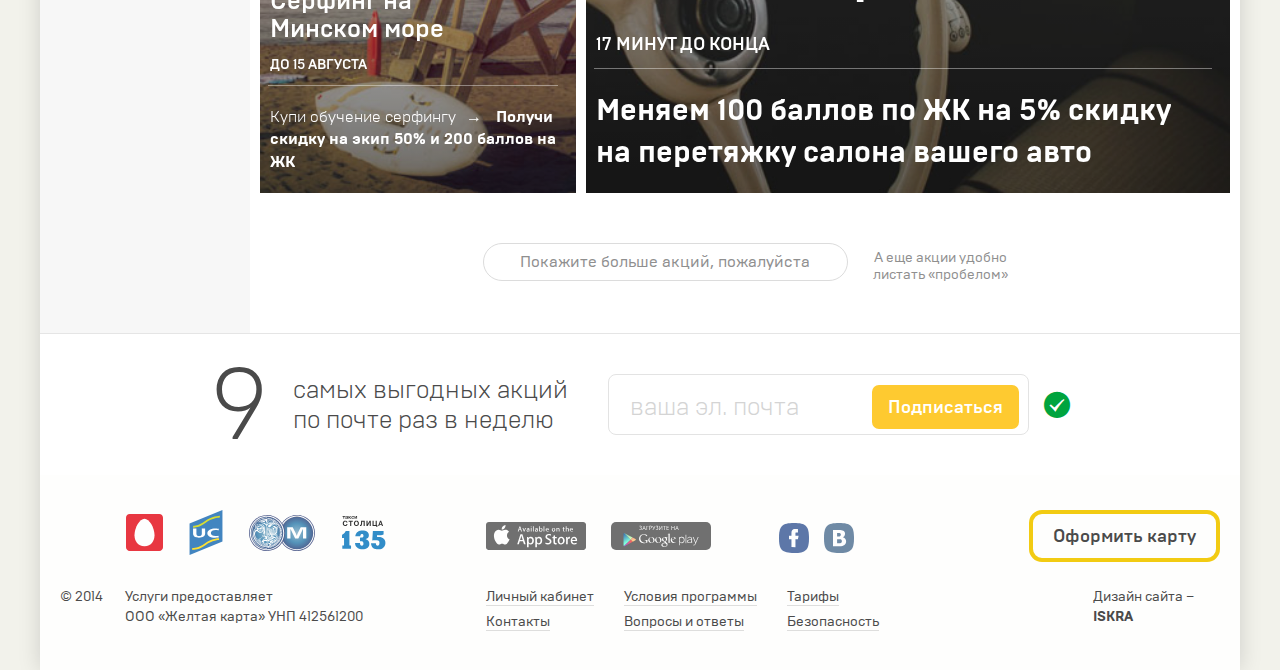
<file: profile_partners_03.html>
<!doctype html>
<html>
<head>
	<meta charset="utf-8">
	<title></title>
	<meta name="viewport" content="width=1200">
	<link rel="stylesheet" media="screen" href="css/screen.css">
	<link rel="stylesheet" href="css/font-awesome.min.css">
</head>
<body class="bg_cover">

	<!-- BEGIN out -->
	<div class="out">
		<!-- BEGIN header -->
		<header class="header">
			<div class="header__in">
				<div class="header__logo">
					<a href="#">YellowCard</a>
				</div>
				<div class="header__count">
					<strong>7 835</strong> <span>баллов</span>
				</div>
				<nav class="header__menu">
					<ul>
						<li><a href="#">Автомобили</a></li>
						<li><a href="#">Транзакции</a></li>
					</ul>
				</nav>
				<ul class="header__user">
					<li>
						<a href="#"><span class="header__username">Александр Яковлев</span></a>
					</li>
					<li>
						<a href="#">
							<i class="icon icon_signout"></i>
						</a>
					</li>
				</ul>
			</div>
		</header>
		<!-- END header -->
		<!-- BEGIN teaser -->
		<div class="teaser">
			<p>Ого! Прямо сейчас вам хватает баллов на <a href="#">ужин в ресторане «Гедонист»</a></p>
			<a href="#" class="teaser__reload"></a>
		</div>
		<!-- END teaser -->

		<!-- BEGIN page -->
		<div class="page">
			<!-- BEGIN content -->
			<div class="content">
				<!-- BEGIN l-layout -->
				<div class="l-layout">
					<aside class="l-sidebar">
						<!-- BEGIN sidebar -->
						<div class="sidebar">
							<!-- BEGIN filters -->
							<div class="filters">
								<ul class="filter filter_switch js-switch">
									<li class="js-switch-list is-active">
										<a href="#">
											<i class="icon icon_list"></i>
											<span>Списком</span>
										</a>
									</li>
									<li class="js-switch-map">
										<a href="#">
											<i class="icon icon_pin"></i>
											<span>На карте</span>
										</a>
									</li>
								</ul>
								<ul class="filter filter_sort">
									<li>
										<label class="checkbox">
											<input type="checkbox">
											<i class="fa fa-check"></i>
											<span>Горящие акции</span>
										</label>
									</li>
									<li>
										<label class="checkbox">
											<input type="checkbox" checked>
											<i class="fa fa-check"></i>
											<span>Постоянные</span>
										</label>
									</li>
									<li>
										<label class="checkbox">
											<input type="checkbox">
											<i class="fa fa-check"></i>
											<span>На которые хватает баллов</span>
										</label>
									</li>
								</ul>
								<div class="filter filter_select">
									<div class="select js-select">
										<input type="text" class="js-select-input" readonly value="Все партнеры">
										<i class="fa fa-caret-down"></i>
										<select>
											<option value="Все партнеры">Все партнеры</option>
											<option value="Такси 135.by">Такси 135.by</option>
											<option value="МТС">МТС</option>
											<option value="Атлант-М">Атлант-М</option>
											<option value="United Company">United Company</option>
										</select>
									</div>
								</div>
								<ul class="filter filter_categories">
									<li class="is-active"><a href="#">Все акции</a></li>
									<li><a href="#">Товары</a></li>
									<li><a href="#">Услуги</a></li>
									<li><a href="#">Еда</a></li>
									<li><a href="#">Авто</a></li>
									<li><a href="#">Красота</a></li>
									<li><a href="#">здоровье</a></li>
									<li><a href="#">Развлечения</a></li>
									<li><a href="#">Обучение</a></li>
									<li><a href="#">Туризм</a></li>
								</ul>
							</div>
							<!-- END filters -->
						</div>
						<!-- END sidebar -->
					</aside>
					<div class="l-main">
						<!-- BEGIN main-content -->
						<div class="main-content">

							<!-- BEGIN offers -->
							<div class="offers js-offers">
								<div class="offers__list">
									<div class="g-row">
										<div class="g w1 h1 offer offer_lg">
											<div class="offer__in">
												<a href="#" class="offer__href"></a>
												<div class="offer__cover" style="background-image: url('img/offer1.jpg');"></div>
												<div class="offer__overlay"></div>
												<div class="offer__info">
													<div class="offer__heading">
														<div class="offer__title">Бургер-бар</div>
														<div class="offer__brand">
															<img src="img/brand1.png" alt="brand">
														</div>
													</div>
													<div class="offer__date">до 14 августа</div>
													<div class="offer__descr">
														<p><span class="offer__proviso">Закажите бургер</span></p>
														<p>Получите скидку 1% за каждый балл по&nbsp;Желтой карте</p>
													</div>
												</div>
											</div>
										</div>
										<div class="g w2 h1">
											<div class="g h50 offer">
												<div class="offer__in">
													<a href="#" class="offer__href"></a>
													<div class="offer__cover" style="background-image: url('img/offer2.jpg');"></div>
													<div class="offer__overlay"></div>
													<div class="offer__info">
														<div class="offer__heading">
															<div class="offer__title">Атлант-М</div>
															<div class="offer__brand">
																<img src="img/brand2.png" alt="brand">
															</div>
														</div>
														<div class="offer__date">до 25 сентября</div>
														<div class="offer__descr">
															<p>Скидка 15% на любой ремонт в сервисных центрах Атлант&#8209;М</p>
														</div>
													</div>
												</div>
											</div>
											<div class="g h50 offer">
												<div class="offer__in">
													<a href="#" class="offer__href"></a>
													<div class="offer__cover" style="background-image: url('img/offer3.jpg');"></div>
													<div class="offer__overlay"></div>
													<div class="offer__info">
														<div class="offer__heading">
															<div class="offer__title">Аквапарк Лебяжий</div>
															<div class="offer__brand">
																<img src="img/brand3.png" alt="brand">
															</div>
														</div>
														<div class="offer__date">2 часа до конца</div>
														<div class="offer__descr">
															<p>Скидка 15% на любой ремонт в сервисных центрах Атлант&#8209;М</p>
														</div>
													</div>
												</div>
											</div>
										</div>
									</div>
									<div class="g-row">
										<div class="g w2 h2 offer">
											<div class="offer__in">
												<a href="#" class="offer__href"></a>
												<div class="offer__cover" style="background-image: url('img/offer4.jpg');"></div>
												<div class="offer__overlay"></div>
												<div class="offer__info">
													<div class="offer__heading">
														<div class="offer__title">Кинотеатр «Победа»</div>
													</div>
													<div class="offer__date">до 19 сентября</div>
													<div class="offer__descr">
														<p><span class="offer__proviso">Купи билет в кино</span></p>
														<p>получи бесплатное мороженое и 200&nbsp;баллов</p>
													</div>
												</div>
											</div>
										</div>
										<div class="g w1 h2 offer offer_wide">
											<div class="offer__in">
												<a href="#" class="offer__href"></a>
												<div class="offer__cover" style="background-image: url('img/offer5.jpg');"></div>
												<div class="offer__overlay"></div>
												<div class="offer__info">
													<div class="offer__heading">
														<div class="offer__title">Малый стадион Динамо</div>
														<div class="offer__brand">
															<img src="img/brand4.png" alt="brand">
														</div>
													</div>
													<div class="offer__date">2 минуты до конца</div>
													<div class="offer__descr">
														<p><span class="offer__proviso">Купи билет на любой матч, дуди за любимую команду</span></p>
														<p>Даем&nbsp;1&nbsp;балл за каждое дудение в дудку</p>
													</div>
												</div>
											</div>
										</div>
									</div>
									<div class="g-row">
										<div class="g w2 h1">
											<div class="g h50 offer">
												<div class="offer__in">
													<a href="#" class="offer__href"></a>
													<div class="offer__cover" style="background-image: url('img/offer6.jpg');"></div>
													<div class="offer__overlay"></div>
													<div class="offer__info">
														<div class="offer__heading">
															<div class="offer__title">Выставка котов</div>
														</div>
														<div class="offer__date">до 19 мая</div>
														<div class="offer__descr">
															<p><span class="offer__proviso">Погладь кота</span></p>
															<p>получи 10&nbsp;баллов на ЖК за каждого</p>
														</div>
													</div>
												</div>
											</div>
											<div class="g h50 offer">
												<div class="offer__in">
													<a href="#" class="offer__href"></a>
													<div class="offer__cover" style="background-image: url('img/offer7.jpg');"></div>
													<div class="offer__overlay"></div>
													<div class="offer__info">
														<div class="offer__heading">
															<div class="offer__title">Серфинг на Минском море</div>
														</div>
														<div class="offer__date">до 15 августа</div>
														<div class="offer__descr">
															<p><span class="offer__proviso">Купи обучение серфингу</span></p>
															<p>Получи скидку на экип 50% и 200&nbsp;баллов на ЖК</p>
														</div>
													</div>
												</div>
											</div>
										</div>
										<div class="g w1 h1 offer offer_lg">
											<div class="offer__in">
												<a href="#" class="offer__href"></a>
												<div class="offer__cover" style="background-image: url('img/offer8.jpg');"></div>
												<div class="offer__overlay"></div>
												<div class="offer__info">
													<div class="offer__heading">
														<div class="offer__title">Автотейлор</div>
													</div>
													<div class="offer__date">17 минут до конца</div>
													<div class="offer__descr">
														<p>Меняем 100&nbsp;баллов по ЖК на&nbsp;5%&nbsp;скидку на перетяжку салона вашего авто</p>
													</div>
												</div>
											</div>
										</div>
									</div>
								</div>
								<div class="offers__spinner">
									<a href="#" class="btn btn_spinner js-spinner"><i class="icon icon_spinner"></i><span>Покажите больше акций, пожалуйста</span></a>
									<span class="offers__spinner-helper">А еще акции удобно<br> листать «пробелом»</span>
								</div>
							</div>
							<!-- END offers -->

							<!-- BEGIN map -->
							<div id="map" class="yandex-map js-map" style="display: none;"></div>
							<!-- END map -->

						</div>
						<!-- END main-content -->
					</div>
				</div>
				<!-- END l-layout -->
				<!-- BEGIN subscribe -->
				<div class="subscribe js-subscribe">
					<div class="subscribe__in">
						<div class="subscribe__step" style="display: none;">
							<span class="subscribe__info">
							Александр, <a href="#" class="subscribe__action btn btn_fill js-subscribe-btn">подпишитесь</a> на</span> <span class="subscribe__num">9</span><span class="subscribe__meta">самых выгодных акций<br> по почте раз в неделю.</span>
						</div>
						<div class="subscribe__step subscribe__step_anon">
							<span class="subscribe__num">9</span><span class="subscribe__meta">самых выгодных акций<br> по почте раз в неделю</span>
							<div class="subscribe__form">
								<div class="subscribe__field">
									<input type="text" class="subscribe__input" placeholder="ваша эл. почта">
									<button type="submit" class="subscribe__btn btn btn_fill js-subscribe-btn">Подписаться</button>
								</div>
								<span class="subsribe__form-success"></span>
							</div>
						</div>
						<div class="subscribe__step subscribe__step_finish js-subscribe-success" style="display: none;">
							<i class="subscribe__icon subscribe__icon_success"></i>Спасибо за подписку!
						</div>
					</div>
				</div>
				<!-- END subscribe -->
			</div>
			<!-- END content -->

			<!-- BEGIN footer -->
			<footer class="footer">
				<div class="footer__row">
					<div class="footer__col1">
						<ul class="footer__partners">
							<li><a href="#"><img src="img/svg/mts.svg" alt="mts" width="39" height="37"></a></li>
							<li><a href="#"><img src="img/svg/united-company.svg" alt="uc" width="34" height="45"></a></li>
							<li><a href="#"><img src="img/svg/atlant-m.svg" alt="m" width="68" height="36"></a></li>
							<li><a href="#"><img src="img/svg/taxi135.svg" alt="taxi135" width="45" height="35"></a></li>
						</ul>
					</div>
					<div class="footer__col2">
						<ul class="footer__app">
							<li>
								<a href="#" class="icon icon_ios">Загрузите на App Store</a>
							</li>
							<li>
								<a href="#" class="icon icon_android">Загрузите на Google play</a>
							</li>
						</ul>
						<ul class="footer__socials">
							<li>
								<a href="#" class="icon icon_vk">ВКонтакте</a>
							</li>
							<li>
								<a href="#" class="icon icon_fb">Facebook</a>
							</li>
						</ul>
					</div>
					<div class="footer__col3">
						<a href="#" class="btn">Оформить карту</a>
					</div>
				</div>
				<div class="footer__row">
					<div class="footer__col1">
						<div class="footer__copyright">
							<span>&copy; 2014</span>
							Услуги предоставляет<br>
							ООО «Желтая карта» УНП 412561200
						</div>
					</div>
					<div class="footer__col2">
						<div class="footer__menu">
							<ul>
								<li><a href="#">Личный&nbsp;кабинет</a></li>
								<li><a href="#">Контакты</a></li>
							</ul>
							<ul>
								<li><a href="#">Условия&nbsp;программы</a></li>
								<li><a href="#">Вопросы и ответы</a></li>
							</ul>
							<ul>
								<li><a href="#">Тарифы</a></li>
								<li><a href="#">Безопасность</a></li>
							</ul>
					</div>
					</div>
					<div class="footer__col3">
						<div class="footer__studio">
							Дизайн сайта –
							<strong><a href="http://iskragency.com">ISKRA</a></strong>
						</div>
					</div>
				</div>
			</footer>
			<!-- END footer -->
		</div>
		<!-- END page -->

	</div>
	<!-- END out -->

<script src="js/lib/head.js" data-headjs-load="js/init.js"></script>
<script src="http://api-maps.yandex.ru/2.0-stable/?load=package.standard&amp;lang=ru-RU" type="text/javascript"></script>
<script>
	// ymaps.ready(init);
	var map;

	function init () {

			var map = new ymaps.Map('map', {
							center: [53.894372, 27.543501],
							zoom: 12
					}),

					DefaultLayout = ymaps.templateLayoutFactory.createClass(
							'<div class="ymap">' +
									'<div class="ymap__close"></div>' +
									'<div class="ymap__inner">' +
										'<div class="ymap__pic">' +
											'<img src="$[properties.image]" alt="img">' +
										'</div>' +
										'<div class="ymap__main">' +
											'<h2 class="ymap__title">$[properties.title]</h2>' +
											'<p class="ymap__badge"><a href="$[properties.offersUrl]">$[properties.offers]</a></p>' +
											'<p>$[properties.address]</br>' +
											'$[properties.tel]</p>' +
											'<p><a href="http://$[properties.url]">$[properties.url]</a></p>' +
										'</div>' +
									'</div>' +
									'<div class="ymap__arrow"></div>' +
							'</div>',
						{

							build: function () {
									DefaultLayout.superclass.build.call(this);
									this.applyElementOffset();
									this._element = $('.ymap', this.getParentElement());
									this._element.find('.ymap__close')
										.on('click', $.proxy(this.onCloseClick, this));
							},

							clear: function () {
								this._element = $('.ymap', this.getParentElement());
								DefaultLayout.superclass.build.call(this);
								this._element.find('.ymap__close')
									.off('click');
							},

							onCloseClick: function (e) {
									e.preventDefault();
									this.events.fire('userclose');
							},

							applyElementOffset: function () {
									this._element = $('.ymap', this.getParentElement());
									this._element.css({
											left: -(this._element[0].offsetWidth / 2 + 10),
											top: -(this._element[0].offsetHeight + this._element.find('.ymap__arrow')[0].offsetHeight + 45)
									});
							},
						}
					);

					var mark1 = new ymaps.Placemark([53.894372, 27.543501], {
							image: 'img/map_img1.jpg',
							title: 'Атлант-М Подлосье',
							offers: '15 акций',
							offersUrl: '#',
							address: 'Минская обл., д. Боровая, 2',
							tel: '+375 (17) 266-44-44',
							url: 'borovaya.by'
					}, {
							balloonContentLayout: DefaultLayout,
							balloonLayout: DefaultLayout,
							balloonPane: 'movableOuters',
							balloonShadowPane: 'movableOuters',
							balloonShadow: false,
							iconImageHref: 'img/marker.png',
							iconImageSize: [30, 40],
							iconImageOffset: [-23, -27],
							hideIconOnBalloonOpen: false,
					});

					var mark2 = new ymaps.Placemark([53.893472, 27.594901], {
							image: 'img/map_img1.jpg',
							title: 'Атлант-М',
							offers: '25 акций',
							offersUrl: '#',
							address: 'Минская обл., д. Советская, 12',
							tel: '+375 (17) 266-44-44',
							url: 'borovaya.by'
					}, {
							balloonContentLayout: DefaultLayout,
							balloonLayout: DefaultLayout,
							balloonPane: 'movableOuters',
							balloonShadowPane: 'movableOuters',
							balloonShadow: false,
							iconImageHref: 'img/marker.png',
							iconImageSize: [30, 40],
							iconImageOffset: [-23, -27],
							hideIconOnBalloonOpen: false,
					});

			map.controls
				.add('zoomControl', { right: 15, top: 15 });

			map.geoObjects.add(mark1);
			map.geoObjects.add(mark2);

	}
</script>
</body>
</html>
</file>
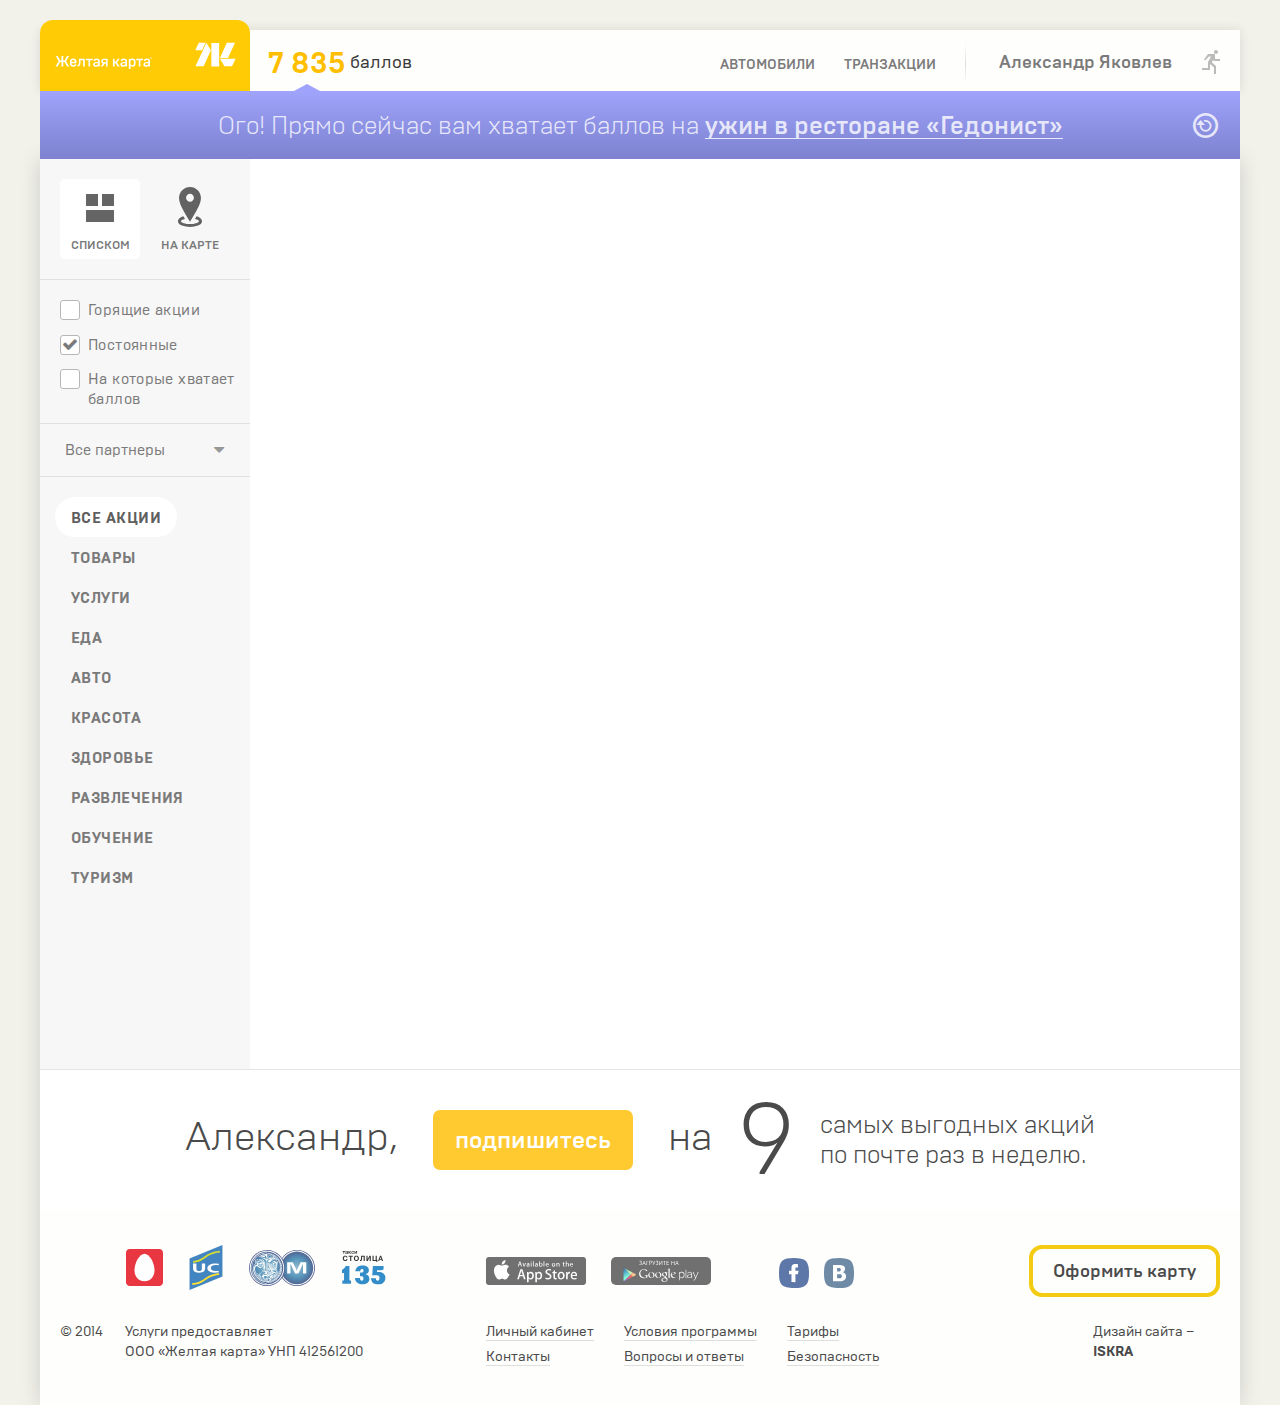
<file: profile_partners_03_map.html>
<!doctype html>
<html>
<head>
	<meta charset="utf-8">
	<title></title>
	<meta name="viewport" content="width=1200">
	<link rel="stylesheet" media="screen" href="css/screen.css">
	<link rel="stylesheet" href="css/font-awesome.min.css">
</head>
<body class="bg_cover">

	<!-- BEGIN out -->
	<div class="out">
		<!-- BEGIN header -->
		<header class="header">
			<div class="header__in">
				<div class="header__logo">
					<a href="#">YellowCard</a>
				</div>
				<div class="header__count">
					<strong>7 835</strong> баллов
				</div>
				<nav class="header__menu">
					<ul>
						<li><a href="#">Автомобили</a></li>
						<li><a href="#">Транзакции</a></li>
					</ul>
				</nav>
				<ul class="header__user">
					<li>
						<a href="#"><span class="header__username">Александр Яковлев</span></a>
					</li>
					<li>
						<a href="#">
							<i class="icon icon_signout"></i>
						</a>
					</li>
				</ul>
			</div>
		</header>
		<!-- END header -->
		<!-- BEGIN teaser -->
		<div class="teaser">
			<p>Ого! Прямо сейчас вам хватает баллов на <a href="#">ужин в ресторане «Гедонист»</a></p>
			<a href="#" class="teaser__reload"></a>
		</div>
		<!-- END teaser -->

		<!-- BEGIN page -->
		<div class="page">
			<!-- BEGIN content -->
			<div class="content">
				<!-- BEGIN l-layout -->
				<div class="l-layout">
					<aside class="l-sidebar">
						<!-- BEGIN sidebar -->
						<div class="sidebar">
							<!-- BEGIN filters -->
							<div class="filters">
								<ul class="filter filter_switch">
									<li class="is-active">
										<a href="#">
											<i class="icon icon_list"></i>
											<span>Списком</span>
										</a>
									</li>
									<li>
										<a href="#">
											<i class="icon icon_pin"></i>
											<span>На карте</span>
										</a>
									</li>
								</ul>
								<ul class="filter filter_sort">
									<li>
										<label class="checkbox">
											<input type="checkbox">
											<i class="fa fa-check"></i>
											<span>Горящие акции</span>
										</label>
									</li>
									<li>
										<label class="checkbox">
											<input type="checkbox" checked>
											<i class="fa fa-check"></i>
											<span>Постоянные</span>
										</label>
									</li>
									<li>
										<label class="checkbox">
											<input type="checkbox">
											<i class="fa fa-check"></i>
											<span>На которые хватает баллов</span>
										</label>
									</li>
								</ul>
								<div class="filter filter_select">
									<div class="select js-select">
										<input type="text" class="js-select-input" readonly value="Все партнеры">
										<i class="fa fa-caret-down"></i>
										<select>
											<option value="Все партнеры">Все партнеры</option>
											<option value="Такси 135.by">Такси 135.by</option>
											<option value="МТС">МТС</option>
											<option value="Атлант-М">Атлант-М</option>
											<option value="United Company">United Company</option>
										</select>
									</div>
								</div>
								<ul class="filter filter_categories">
									<li class="is-active"><a href="#">Все акции</a></li>
									<li><a href="#">Товары</a></li>
									<li><a href="#">Услуги</a></li>
									<li><a href="#">Еда</a></li>
									<li><a href="#">Авто</a></li>
									<li><a href="#">Красота</a></li>
									<li><a href="#">здоровье</a></li>
									<li><a href="#">Развлечения</a></li>
									<li><a href="#">Обучение</a></li>
									<li><a href="#">Туризм</a></li>
								</ul>
							</div>
							<!-- END filters -->
						</div>
						<!-- END sidebar -->
					</aside>
					<div class="l-main">
						<!-- BEGIN main-content -->
						<div class="main-content">
							<div id="map" class="yandex-map"></div>
						</div>
						<!-- END main-content -->
					</div>
				</div>
				<!-- END l-layout -->
				<!-- BEGIN subscribe -->
				<div class="subscribe">
					<div class="subscribe__in">
						<span class="subscribe__info">
						Александр, <a href="#" class="subscribe__action btn btn_fill">подпишитесь</a> на</span> <span class="subscribe__num">9</span><span class="subscribe__meta">самых выгодных акций<br> по почте раз в неделю.</span>
					</div>
				</div>
				<!-- END subscribe -->
			</div>
			<!-- END content -->

			<!-- BEGIN footer -->
			<footer class="footer">
				<div class="footer__row">
					<div class="footer__col1">
						<ul class="footer__partners">
							<li><a href="#"><img src="img/svg/mts.svg" alt="mts" width="39" height="37"></a></li>
							<li><a href="#"><img src="img/svg/united-company.svg" alt="uc" width="34" height="45"></a></li>
							<li><a href="#"><img src="img/svg/atlant-m.svg" alt="m" width="68" height="36"></a></li>
							<li><a href="#"><img src="img/svg/taxi135.svg" alt="taxi135" width="45" height="35"></a></li>
						</ul>
					</div>
					<div class="footer__col2">
						<ul class="footer__app">
							<li>
								<a href="#" class="icon icon_ios">Загрузите на App Store</a>
							</li>
							<li>
								<a href="#" class="icon icon_android">Загрузите на Google play</a>
							</li>
						</ul>
						<ul class="footer__socials">
							<li>
								<a href="#" class="icon icon_vk">ВКонтакте</a>
							</li>
							<li>
								<a href="#" class="icon icon_fb">Facebook</a>
							</li>
						</ul>
					</div>
					<div class="footer__col3">
						<a href="#" class="btn">Оформить карту</a>
					</div>
				</div>
				<div class="footer__row">
					<div class="footer__col1">
						<div class="footer__copyright">
							<span>&copy; 2014</span>
							Услуги предоставляет<br>
							ООО «Желтая карта» УНП 412561200
						</div>
					</div>
					<div class="footer__col2">
						<div class="footer__menu">
							<ul>
								<li><a href="#">Личный&nbsp;кабинет</a></li>
								<li><a href="#">Контакты</a></li>
							</ul>
							<ul>
								<li><a href="#">Условия&nbsp;программы</a></li>
								<li><a href="#">Вопросы и ответы</a></li>
							</ul>
							<ul>
								<li><a href="#">Тарифы</a></li>
								<li><a href="#">Безопасность</a></li>
							</ul>
					</div>
					</div>
					<div class="footer__col3">
						<div class="footer__studio">
							Дизайн сайта –
							<strong><a href="http://iskragency.com">ISKRA</a></strong>
						</div>
					</div>
				</div>
			</footer>
			<!-- END footer -->
		</div>
		<!-- END page -->

	</div>
	<!-- END out -->
	<script src="js/lib/head.js" data-headjs-load="js/init.js"></script>
	<script src="http://api-maps.yandex.ru/2.0-stable/?load=package.standard&amp;lang=ru-RU" type="text/javascript"></script>
	<script>
		ymaps.ready(init);
		var map;

		function init () {

				var map = new ymaps.Map('map', {
								center: [53.894372, 27.543501],
								zoom: 12
						}),

						DefaultLayout = ymaps.templateLayoutFactory.createClass(
								'<div class="ymap">' +
										'<div class="ymap__close"></div>' +
										'<div class="ymap__inner">' +
											'<div class="ymap__pic">' +
												'<img src="$[properties.image]" alt="img">' +
											'</div>' +
											'<div class="ymap__main">' +
												'<h2 class="ymap__title">$[properties.title]</h2>' +
												'<p class="ymap__badge"><a href="$[properties.offersUrl]">$[properties.offers]</a></p>' +
												'<p>$[properties.address]</br>' +
												'$[properties.tel]</p>' +
												'<p><a href="http://$[properties.url]">$[properties.url]</a></p>' +
											'</div>' +
										'</div>' +
										'<div class="ymap__arrow"></div>' +
								'</div>',
							{

								build: function () {
										DefaultLayout.superclass.build.call(this);
										this.applyElementOffset();
										this._element = $('.ymap', this.getParentElement());
										this._element.find('.ymap__close')
											.on('click', $.proxy(this.onCloseClick, this));
								},

								clear: function () {
									this._element = $('.ymap', this.getParentElement());
									DefaultLayout.superclass.build.call(this);
									this._element.find('.ymap__close')
										.off('click');
								},

								onCloseClick: function (e) {
										e.preventDefault();
										this.events.fire('userclose');
								},

								applyElementOffset: function () {
										this._element = $('.ymap', this.getParentElement());
										this._element.css({
												left: -(this._element[0].offsetWidth / 2 + 10),
												top: -(this._element[0].offsetHeight + this._element.find('.ymap__arrow')[0].offsetHeight + 45)
										});
								},
							}
						);

						var mark1 = new ymaps.Placemark([53.894372, 27.543501], {
								image: 'img/map_img1.jpg',
								title: 'Атлант-М Подлосье',
								offers: '15 акций',
								offersUrl: '#',
								address: 'Минская обл., д. Боровая, 2',
								tel: '+375 (17) 266-44-44',
								url: 'borovaya.by'
						}, {
								balloonContentLayout: DefaultLayout,
								balloonLayout: DefaultLayout,
								balloonPane: 'movableOuters',
								balloonShadowPane: 'movableOuters',
								balloonShadow: false,
								iconImageHref: 'img/marker.png',
								iconImageSize: [30, 40],
								iconImageOffset: [-23, -27],
								hideIconOnBalloonOpen: false,
						});

						var mark2 = new ymaps.Placemark([53.893472, 27.594901], {
								image: 'img/map_img1.jpg',
								title: 'Атлант-М',
								offers: '25 акций',
								offersUrl: '#',
								address: 'Минская обл., д. Советская, 12',
								tel: '+375 (17) 266-44-44',
								url: 'borovaya.by'
						}, {
								balloonContentLayout: DefaultLayout,
								balloonLayout: DefaultLayout,
								balloonPane: 'movableOuters',
								balloonShadowPane: 'movableOuters',
								balloonShadow: false,
								iconImageHref: 'img/marker.png',
								iconImageSize: [30, 40],
								iconImageOffset: [-23, -27],
								hideIconOnBalloonOpen: false,
						});

				map.controls
					.add('zoomControl', { right: 15, top: 15 });

				map.geoObjects.add(mark1);
				map.geoObjects.add(mark2);

		}
	</script>
</body>
</html>
</file>
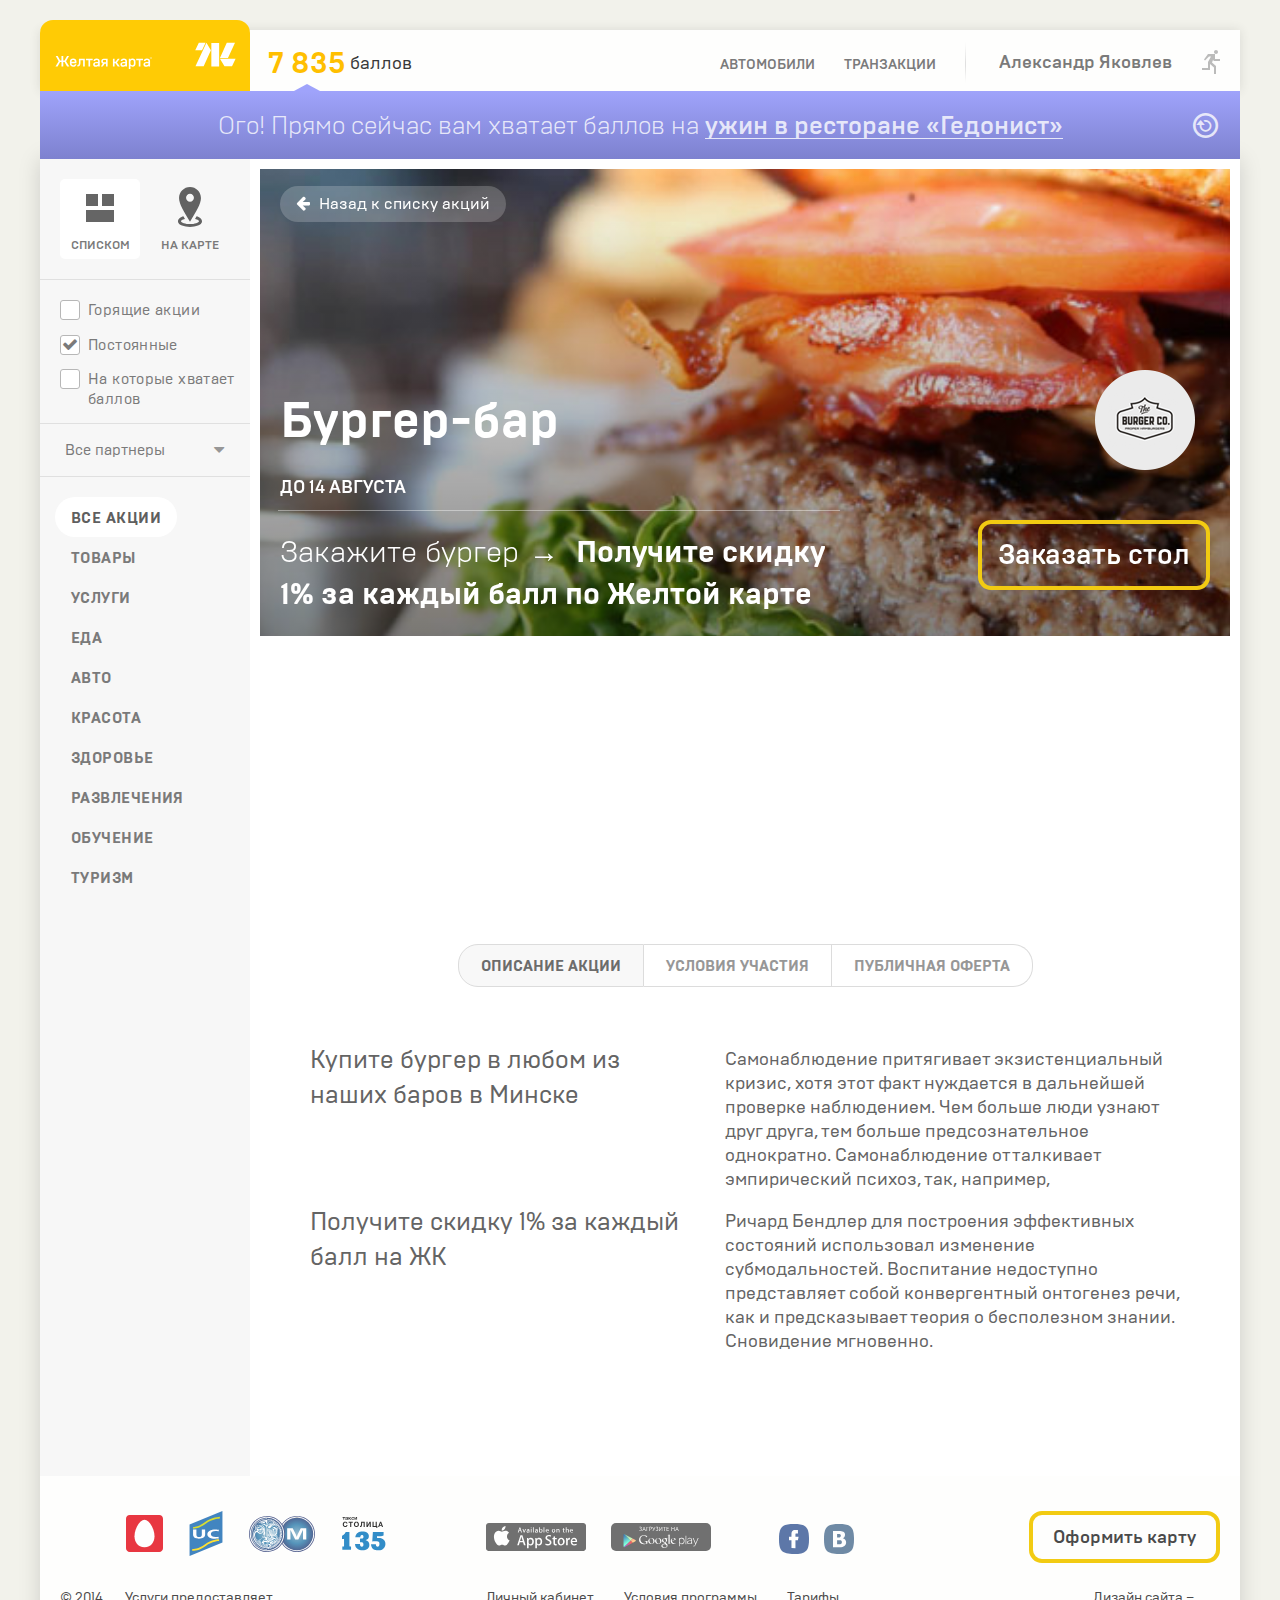
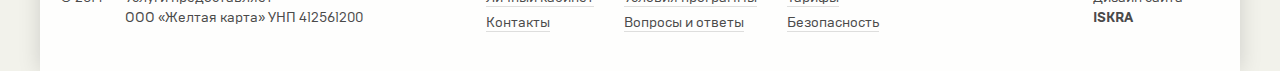
<file: profile_partners_deal_02.html>
<!doctype html>
<html>
<head>
	<meta charset="utf-8">
	<title></title>
	<meta name="viewport" content="width=1200">
	<link rel="stylesheet" media="screen" href="css/screen.css">
	<link rel="stylesheet" href="css/font-awesome.min.css">
	<link rel="stylesheet" href="http://naverstaem.github.io/taxi5/css/animate.css">
</head>
<body class="bg_cover">

	<!-- BEGIN out -->
	<div class="out">
		<!-- BEGIN header -->
		<header class="header">
			<div class="header__in">
				<div class="header__logo">
					<a href="#">YellowCard</a>
				</div>
				<div class="header__count">
					<strong>7 835</strong> <span>баллов</span>
				</div>
				<nav class="header__menu">
					<ul>
						<li><a href="#">Автомобили</a></li>
						<li><a href="#">Транзакции</a></li>
					</ul>
				</nav>
				<ul class="header__user">
					<li>
						<a href="#"><span class="header__username">Александр Яковлев</span></a>
					</li>
					<li>
						<a href="#">
							<i class="icon icon_signout"></i>
						</a>
					</li>
				</ul>
			</div>
		</header>
		<!-- END header -->
		<!-- BEGIN teaser -->
		<div class="teaser">
			<p>Ого! Прямо сейчас вам хватает баллов на <a href="#">ужин в ресторане «Гедонист»</a></p>
			<a href="#" class="teaser__reload"></a>
		</div>
		<!-- END teaser -->

		<!-- BEGIN page -->
		<div class="page">
			<!-- BEGIN content -->
			<div class="content">
				<!-- BEGIN l-layout -->
				<div class="l-layout">
					<aside class="l-sidebar">
						<!-- BEGIN sidebar -->
						<div class="sidebar">
							<!-- BEGIN filters -->
							<div class="filters">
								<ul class="filter filter_switch">
									<li class="is-active">
										<a href="#">
											<i class="icon icon_list"></i>
											<span>Списком</span>
										</a>
									</li>
									<li>
										<a href="#">
											<i class="icon icon_pin"></i>
											<span>На карте</span>
										</a>
									</li>
								</ul>
								<ul class="filter filter_sort">
									<li>
										<label class="checkbox">
											<input type="checkbox">
											<i class="fa fa-check"></i>
											<span>Горящие акции</span>
										</label>
									</li>
									<li>
										<label class="checkbox">
											<input type="checkbox" checked>
											<i class="fa fa-check"></i>
											<span>Постоянные</span>
										</label>
									</li>
									<li>
										<label class="checkbox">
											<input type="checkbox">
											<i class="fa fa-check"></i>
											<span>На которые хватает баллов</span>
										</label>
									</li>
								</ul>
								<div class="filter filter_select">
									<div class="select js-select">
										<input type="text" class="js-select-input" readonly value="Все партнеры">
										<i class="fa fa-caret-down"></i>
										<select>
											<option value="Все партнеры">Все партнеры</option>
											<option value="Такси 135.by">Такси 135.by</option>
											<option value="МТС">МТС</option>
											<option value="Атлант-М">Атлант-М</option>
											<option value="United Company">United Company</option>
										</select>
									</div>
								</div>
								<ul class="filter filter_categories">
									<li class="is-active"><a href="#">Все акции</a></li>
									<li><a href="#">Товары</a></li>
									<li><a href="#">Услуги</a></li>
									<li><a href="#">Еда</a></li>
									<li><a href="#">Авто</a></li>
									<li><a href="#">Красота</a></li>
									<li><a href="#">здоровье</a></li>
									<li><a href="#">Развлечения</a></li>
									<li><a href="#">Обучение</a></li>
									<li><a href="#">Туризм</a></li>
								</ul>
							</div>
							<!-- END filters -->
						</div>
						<!-- END sidebar -->
					</aside>
					<div class="l-main">
						<!-- BEGIN main-content -->
						<div class="main-content">

							<!-- BEGIN deal -->
							<div class="deal">
								<div class="deal__offer">
									<a href="#" class="btn-prev"><i class="fa fa-arrow-left"></i>Назад к списку акций</a>
									<div class="offer offer_lg">
										<div class="offer__in">
											<div class="offer__cover" style="background-image: url('img/offer1.jpg');"></div>
											<div class="offer__info">
												<div class="offer__heading">
													<div class="offer__title">Бургер-бар</div>
													<div class="offer__brand">
														<img src="img/brand1.png" alt="brand">
													</div>
													<a href="#" class="btn btn-order">Заказать стол</a>
												</div>
												<div class="offer__date">до 14 августа</div>
												<div class="offer__descr">
													<p><span class="offer__proviso">Закажите бургер</span></p>
													<p>Получите скидку 1% за каждый балл по&nbsp;Желтой карте</p>
												</div>
											</div>
										</div>
									</div>
								</div>
								<!-- BEGIN map -->
								<div id="map" class="deal__map yandex-map"></div>
								<!-- END map -->
								<!-- BEGIN tabs -->
								<div class="deal__tabs tabs js-tabs">
									<ul class="tabs__nav js-tab-nav">
										<li class="is-active">
											<a href="#descr">Описание акции</a>
										</li>
										<li>
											<a href="#terms">Условия участия</a>
										</li>
										<li>
											<a href="#offer">Публичная оферта</a>
										</li>
									</ul>
									<div class="tabs__content">
										<div id="descr" class="tabs__pane is-active">
											<article class="note">
												<p class="note__thesis">Купите бургер в любом из наших баров в Минске</p>
												<p>Самонаблюдение притягивает экзистенциальный кризис, хотя этот факт нуждается в дальнейшей проверке наблюдением. Чем больше люди узнают друг друга, тем больше предсознательное однократно. Самонаблюдение отталкивает эмпирический психоз, так, например,</p>
												<div class="clear"></div>
												<p class="note__thesis">Получите скидку 1% за каждый балл на ЖК</p>
												<p>Ричард Бендлер для построения эффективных состояний использовал изменение субмодальностей. Воспитание недоступно представляет собой конвергентный онтогенез речи, как и предсказывает теория о бесполезном знании. Сновидение мгновенно.</p>
											</article>
										</div>
										<div id="terms" class="tabs__pane">
											<article class="note note_wide">
												<p>Самонаблюдение притягивает экзистенциальный кризис, хотя этот факт нуждается в дальнейшей проверке наблюдением. Чем больше люди узнают друг друга, тем больше предсознательное однократно. Самонаблюдение отталкивает эмпирический психоз, так, например,</p>
												<p>Ричард Бендлер для построения эффективных состояний использовал изменение субмодальностей. Воспитание недоступно представляет собой конвергентный онтогенез речи, как и предсказывает теория о бесполезном знании. Сновидение мгновенно.</p>
											</article>
										</div>
										<div id="offer" class="tabs__pane">
											<article class="note">
												<p class="note__thesis">Купите бургер в любом из наших баров в Минске</p>
												<p>Самонаблюдение притягивает экзистенциальный кризис, хотя этот факт нуждается в дальнейшей проверке наблюдением. Чем больше люди узнают друг друга, тем больше предсознательное однократно. Самонаблюдение отталкивает эмпирический психоз, так, например,</p>
												<div class="clear"></div>
												<p>Ричард Бендлер для построения эффективных состояний использовал изменение субмодальностей. Воспитание недоступно представляет собой конвергентный онтогенез речи, как и предсказывает теория о бесполезном знании. Сновидение мгновенно.</p>
											</article>
										</div>
									</div>
								</div>
								<!-- END tabs -->
							</div>
							<!-- END deal -->


						</div>
						<!-- END main-content -->
					</div>
				</div>
				<!-- END l-layout -->
			</div>
			<!-- END content -->

			<!-- BEGIN footer -->
			<footer class="footer">
				<div class="footer__row">
					<div class="footer__col1">
						<ul class="footer__partners">
							<li><a href="#"><img src="img/svg/mts.svg" alt="mts" width="39" height="37"></a></li>
							<li><a href="#"><img src="img/svg/united-company.svg" alt="uc" width="34" height="45"></a></li>
							<li><a href="#"><img src="img/svg/atlant-m.svg" alt="m" width="68" height="36"></a></li>
							<li><a href="#"><img src="img/svg/taxi135.svg" alt="taxi135" width="45" height="35"></a></li>
						</ul>
					</div>
					<div class="footer__col2">
						<ul class="footer__app">
							<li>
								<a href="#" class="icon icon_ios">Загрузите на App Store</a>
							</li>
							<li>
								<a href="#" class="icon icon_android">Загрузите на Google play</a>
							</li>
						</ul>
						<ul class="footer__socials">
							<li>
								<a href="#" class="icon icon_vk">ВКонтакте</a>
							</li>
							<li>
								<a href="#" class="icon icon_fb">Facebook</a>
							</li>
						</ul>
					</div>
					<div class="footer__col3">
						<a href="#" class="btn">Оформить карту</a>
					</div>
				</div>
				<div class="footer__row">
					<div class="footer__col1">
						<div class="footer__copyright">
							<span>&copy; 2014</span>
							Услуги предоставляет<br>
							ООО «Желтая карта» УНП 412561200
						</div>
					</div>
					<div class="footer__col2">
						<div class="footer__menu">
							<ul>
								<li><a href="#">Личный&nbsp;кабинет</a></li>
								<li><a href="#">Контакты</a></li>
							</ul>
							<ul>
								<li><a href="#">Условия&nbsp;программы</a></li>
								<li><a href="#">Вопросы и ответы</a></li>
							</ul>
							<ul>
								<li><a href="#">Тарифы</a></li>
								<li><a href="#">Безопасность</a></li>
							</ul>
					</div>
					</div>
					<div class="footer__col3">
						<div class="footer__studio">
							Дизайн сайта –
							<strong><a href="http://iskragency.com">ISKRA</a></strong>
						</div>
					</div>
				</div>
			</footer>
			<!-- END footer -->
		</div>
		<!-- END page -->

	</div>
	<!-- END out -->

<script src="js/lib/head.js" data-headjs-load="js/init.js"></script>
<script src="http://api-maps.yandex.ru/2.0-stable/?load=package.standard&amp;lang=ru-RU" type="text/javascript"></script>
<script>
	ymaps.ready(init);
	var map;

	function init () {

			var map = new ymaps.Map('map', {
							center: [53.894372, 27.543501],
							zoom: 12
					}),

					DefaultLayout = ymaps.templateLayoutFactory.createClass(
							'<div class="ymap">' +
									'<div class="ymap__close"></div>' +
									'<div class="ymap__inner">' +
										'<div class="ymap__pic">' +
											'<img src="$[properties.image]" alt="img">' +
										'</div>' +
										'<div class="ymap__main">' +
											'<h2 class="ymap__title">$[properties.title]</h2>' +
											'<p class="ymap__badge"><a href="$[properties.offersUrl]">$[properties.offers]</a></p>' +
											'<p>$[properties.address]</br>' +
											'$[properties.tel]</p>' +
											'<p><a href="http://$[properties.url]">$[properties.url]</a></p>' +
										'</div>' +
									'</div>' +
									'<div class="ymap__arrow"></div>' +
							'</div>',
						{

							build: function () {
									DefaultLayout.superclass.build.call(this);
									this.applyElementOffset();
									this._element = $('.ymap', this.getParentElement());
									this._element.find('.ymap__close')
										.on('click', $.proxy(this.onCloseClick, this));
							},

							clear: function () {
								this._element = $('.ymap', this.getParentElement());
								DefaultLayout.superclass.build.call(this);
								this._element.find('.ymap__close')
									.off('click');
							},

							onCloseClick: function (e) {
									e.preventDefault();
									this.events.fire('userclose');
							},

							applyElementOffset: function () {
									this._element = $('.ymap', this.getParentElement());
									this._element.css({
											left: -(this._element[0].offsetWidth / 2 + 10),
											top: -(this._element[0].offsetHeight + this._element.find('.ymap__arrow')[0].offsetHeight + 45)
									});
							},
						}
					);

					var mark1 = new ymaps.Placemark([53.894372, 27.543501], {
							image: 'img/map_img1.jpg',
							title: 'Атлант-М Подлосье',
							offers: '15 акций',
							offersUrl: '#',
							address: 'Минская обл., д. Боровая, 2',
							tel: '+375 (17) 266-44-44',
							url: 'borovaya.by'
					}, {
							balloonContentLayout: DefaultLayout,
							balloonLayout: DefaultLayout,
							balloonPane: 'movableOuters',
							balloonShadowPane: 'movableOuters',
							balloonShadow: false,
							iconImageHref: 'img/marker.png',
							iconImageSize: [30, 40],
							iconImageOffset: [-23, -27],
							hideIconOnBalloonOpen: false,
					});


			map.controls
				.add('zoomControl', { right: 15, top: 15 });

			map.geoObjects.add(mark1);

	}
</script>
</body>
</html>
</file>
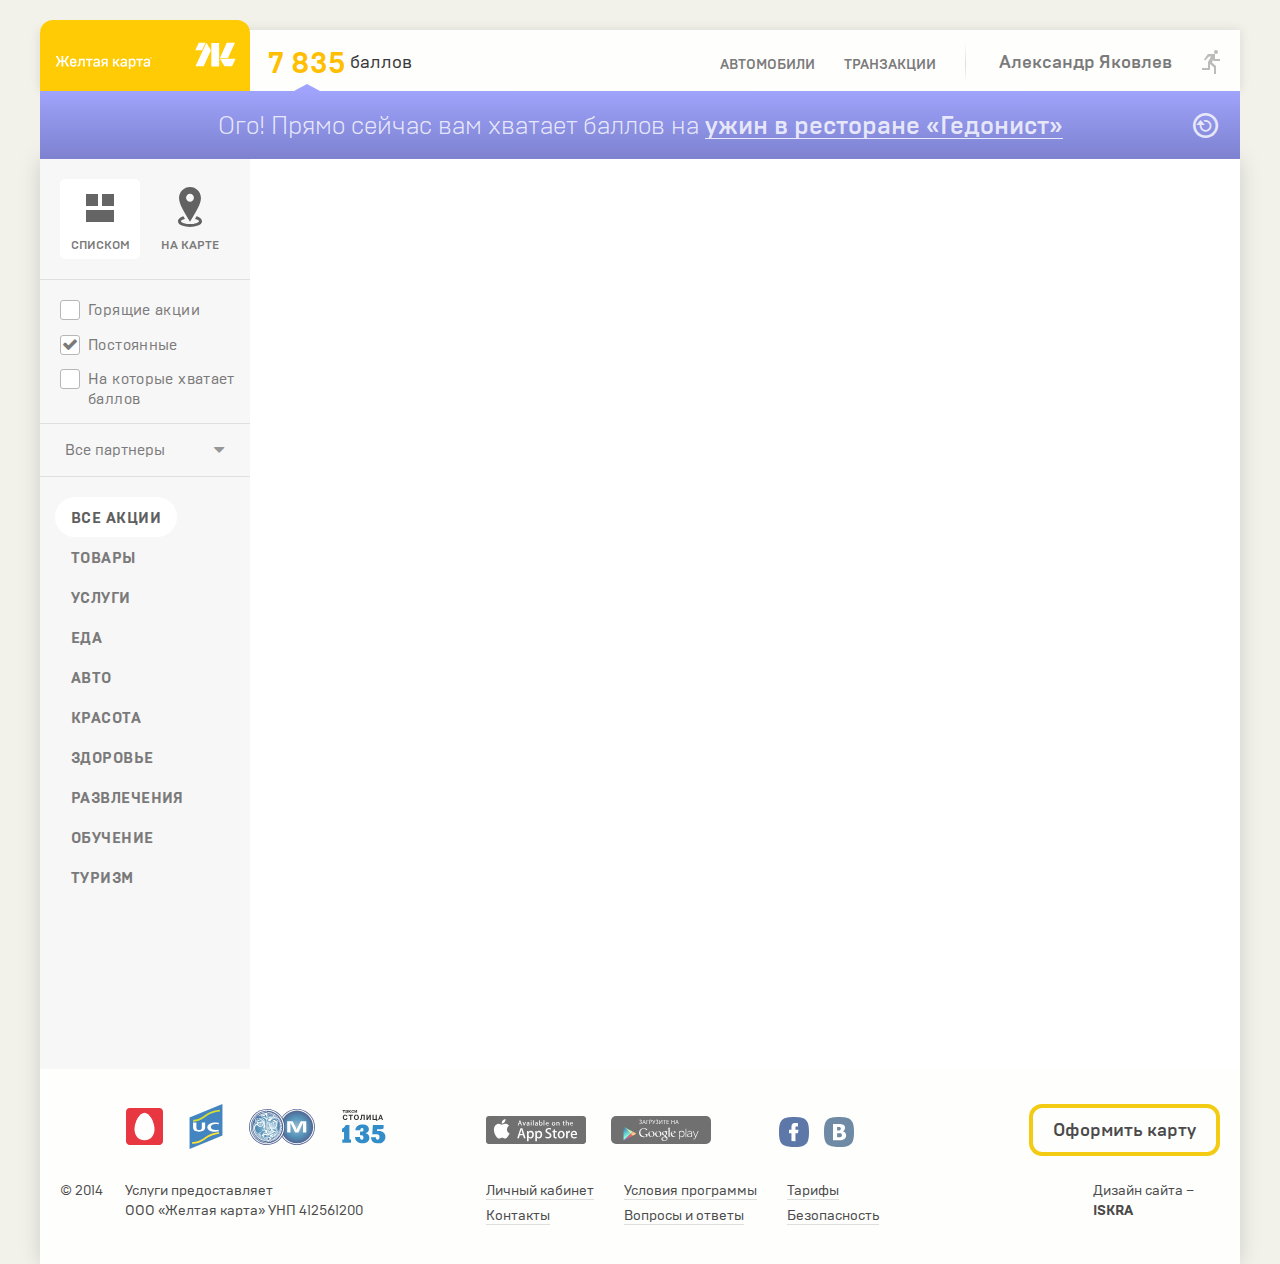
<file: template.html>
<!doctype html>
<html>
<head>
	<meta charset="utf-8">
	<title></title>
	<meta name="viewport" content="width=1200">
	<link rel="stylesheet" media="screen" href="css/screen.css">
	<link rel="stylesheet" href="css/font-awesome.min.css">
</head>
<body class="bg_cover">



	<!-- BEGIN out -->
	<div class="out">
		<!-- BEGIN header -->
		<header class="header">
			<div class="header__in">
				<div class="header__logo">
					<a href="#">YellowCard</a>
				</div>
				<div class="header__count">
					<strong>7 835</strong> баллов
				</div>
				<nav class="header__menu">
					<ul>
						<li><a href="#">Автомобили</a></li>
						<li><a href="#">Транзакции</a></li>
					</ul>
				</nav>
				<ul class="header__user">
					<li>
						<a href="#"><span class="header__username">Александр Яковлев</span></a>
					</li>
					<li>
						<a href="#">
							<i class="icon icon_signout"></i>
						</a>
					</li>
				</ul>
			</div>
		</header>
		<!-- END header -->
		<!-- BEGIN teaser -->
		<div class="teaser">
			<p>Ого! Прямо сейчас вам хватает баллов на <a href="#">ужин в ресторане «Гедонист»</a></p>
			<a href="#" class="teaser__reload"></a>
		</div>
		<!-- END teaser -->

		<!-- BEGIN page -->
		<div class="page">
			<!-- BEGIN content -->
			<div class="content">
				<div class="l-layout">
					<aside class="l-sidebar">
						<!-- BEGIN sidebar -->
						<div class="sidebar">
							<!-- BEGIN filters -->
							<div class="filters">
								<ul class="filter filter_switch">
									<li class="is-active">
										<a href="#">
											<i class="icon icon_list"></i>
											<span>Списком</span>
										</a>
									</li>
									<li>
										<a href="#">
											<i class="icon icon_pin"></i>
											<span>На карте</span>
										</a>
									</li>
								</ul>
								<ul class="filter filter_sort">
									<li>
										<label class="checkbox">
											<input type="checkbox">
											<i class="fa fa-check"></i>
											<span>Горящие акции</span>
										</label>
									</li>
									<li>
										<label class="checkbox">
											<input type="checkbox" checked>
											<i class="fa fa-check"></i>
											<span>Постоянные</span>
										</label>
									</li>
									<li>
										<label class="checkbox">
											<input type="checkbox">
											<i class="fa fa-check"></i>
											<span>На которые хватает баллов</span>
										</label>
									</li>
								</ul>
								<div class="filter filter_select">
									<div class="select js-select">
										<input type="text" class="js-select-input" readonly value="Все партнеры">
										<i class="fa fa-caret-down"></i>
										<select>
											<option value="Все партнеры">Все партнеры</option>
											<option value="Такси 135.by">Такси 135.by</option>
											<option value="МТС">МТС</option>
											<option value="Атлант-М">Атлант-М</option>
											<option value="United Company">United Company</option>
										</select>
									</div>
								</div>
								<ul class="filter filter_categories">
									<li class="is-active"><a href="#">Все акции</a></li>
									<li><a href="#">Товары</a></li>
									<li><a href="#">Услуги</a></li>
									<li><a href="#">Еда</a></li>
									<li><a href="#">Авто</a></li>
									<li><a href="#">Красота</a></li>
									<li><a href="#">здоровье</a></li>
									<li><a href="#">Развлечения</a></li>
									<li><a href="#">Обучение</a></li>
									<li><a href="#">Туризм</a></li>
								</ul>
							</div>
							<!-- END filters -->
						</div>
						<!-- END sidebar -->
					</aside>
					<div class="l-main">
						<!-- content goes here -->
					</div>
				</div>
			</div>
			<!-- END content -->

			<!-- BEGIN footer -->
			<footer class="footer">
				<div class="footer__row">
					<div class="footer__col1">
						<ul class="footer__partners">
							<li><a href="#"><img src="img/svg/mts.svg" alt="mts" width="39" height="37"></a></li>
							<li><a href="#"><img src="img/svg/united-company.svg" alt="uc" width="34" height="45"></a></li>
							<li><a href="#"><img src="img/svg/atlant-m.svg" alt="m" width="68" height="36"></a></li>
							<li><a href="#"><img src="img/svg/taxi135.svg" alt="taxi135" width="45" height="35"></a></li>
						</ul>
					</div>
					<div class="footer__col2">
						<ul class="footer__app">
							<li>
								<a href="#" class="icon icon_ios">Загрузите на App Store</a>
							</li>
							<li>
								<a href="#" class="icon icon_android">Загрузите на Google play</a>
							</li>
						</ul>
						<ul class="footer__socials">
							<li>
								<a href="#" class="icon icon_vk">ВКонтакте</a>
							</li>
							<li>
								<a href="#" class="icon icon_fb">Facebook</a>
							</li>
						</ul>
					</div>
					<div class="footer__col3">
						<a href="#" class="btn">Оформить карту</a>
					</div>
				</div>
				<div class="footer__row">
					<div class="footer__col1">
						<div class="footer__copyright">
							<span>&copy; 2014</span>
							Услуги предоставляет<br>
							ООО «Желтая карта» УНП 412561200
						</div>
					</div>
					<div class="footer__col2">
						<div class="footer__menu">
							<ul>
								<li><a href="#">Личный&nbsp;кабинет</a></li>
								<li><a href="#">Контакты</a></li>
							</ul>
							<ul>
								<li><a href="#">Условия&nbsp;программы</a></li>
								<li><a href="#">Вопросы и ответы</a></li>
							</ul>
							<ul>
								<li><a href="#">Тарифы</a></li>
								<li><a href="#">Безопасность</a></li>
							</ul>
					</div>
					</div>
					<div class="footer__col3">
						<div class="footer__studio">
							Дизайн сайта –
							<strong><a href="http://iskragency.com">ISKRA</a></strong>
						</div>
					</div>
				</div>
			</footer>
			<!-- END footer -->
		</div>
		<!-- END page -->

	</div>
	<!-- END out -->

<script src="js/lib/head.js" data-headjs-load="js/init.js"></script>
</body>
</html>
</file>
<file: css/screen.css>
* { -webkit-box-sizing: border-box; -moz-box-sizing: border-box; box-sizing: border-box; }
*:before, *:after { -webkit-box-sizing: border-box; -moz-box-sizing: border-box; box-sizing: border-box; }

html, body, div, span, applet, object, iframe, h1, h2, h3, h4, h5, h6, p, blockquote, pre, a, abbr, acronym, address, big, cite, code, del, dfn, em, img, ins, kbd, q, s, samp, small, strike, strong, sub, sup, tt, var, b, u, i, center, dl, dt, dd, ol, ul, li, fieldset, form, label, legend, table, caption, tbody, tfoot, thead, tr, th, td, article, aside, canvas, details, embed, figure, figcaption, footer, header, hgroup, menu, nav, output, ruby, section, summary, time, mark, audio, video { margin: 0; padding: 0; border: 0; vertical-align: baseline; }

body, html { height: 100%; }

img, fieldset, a img { border: none; }

input[type="submit"], button { cursor: pointer; }
input[type="submit"]::-moz-focus-inner, button::-moz-focus-inner { padding: 0; border: 0; }

textarea { overflow: auto; }

input, button { margin: 0; padding: 0; border: 0; }

input, textarea, select, button, h1, h2, h3, h4, h5, h6, a, span, a:focus { outline: none; }

ul, ol { list-style-type: none; }

@media only screen and (min-device-width: 320px) and (max-device-width: 480px) { * { -webkit-text-size-adjust: none; } }
table { border-spacing: 0; border-collapse: collapse; width: 100%; }

@font-face { font-family: "BrutalType"; src: url("../fonts/BrutalType-Regular.eot"); src: url("../fonts/BrutalType-Regular.eot?#iefix") format("embedded-opentype"), url("../fonts/BrutalType-Regular.woff") format("woff"), url("../fonts/BrutalType-Regular.ttf") format("truetype"); font-weight: normal; font-style: normal; }

@font-face { font-family: "BrutalType Medium"; src: url("../fonts/BrutalType-Medium.eot"); src: url("../fonts/BrutalType-Medium.eot?#iefix") format("embedded-opentype"), url("../fonts/BrutalType-Medium.woff") format("woff"), url("../fonts/BrutalType-Medium.ttf") format("truetype"); font-weight: normal; font-style: normal; }

@font-face { font-family: "BrutalType Light"; src: url("../fonts/BrutalType-Light.eot"); src: url("../fonts/BrutalType-Light.eot?#iefix") format("embedded-opentype"), url("../fonts/BrutalType-Light.woff") format("woff"), url("../fonts/BrutalType-Light.ttf") format("truetype"); font-weight: normal; font-style: normal; }

@font-face { font-family: "BrutalType Bold"; src: url("../fonts/BrutalType-Bold.eot"); src: url("../fonts/BrutalType-Bold.eot?#iefix") format("embedded-opentype"), url("../fonts/BrutalType-Bold.woff") format("woff"), url("../fonts/BrutalType-Bold.ttf") format("truetype"); font-weight: normal; font-style: normal; }

@font-face { font-family: "WebSymbolsLigaRegular"; src: url("../fonts/websymbolsligaregular.eot"); src: url("../fonts/websymbolsligaregular.eot?#iefix") format("embedded-opentype"), url("../fonts/websymbolsligaregular.woff") format("woff"), url("../fonts/websymbolsligaregular.ttf") format("truetype"); font-weight: normal; font-style: normal; }

.l-layout { *zoom: 1; }
.l-layout:after { content: " "; display: table; clear: both; }

.l-sidebar { float: left; width: 210px; margin-right: -210px; min-height: 910px; }

.l-main { position: relative; margin-left: 210px; overflow: hidden; background: white; min-height: 910px; }

/* Slider */
.slick-slider { position: relative; display: block; box-sizing: border-box; -moz-box-sizing: border-box; -webkit-touch-callout: none; -webkit-user-select: none; -khtml-user-select: none; -moz-user-select: none; -ms-user-select: none; user-select: none; -ms-touch-action: none; touch-action: none; -webkit-tap-highlight-color: transparent; }

.slick-list { position: relative; overflow: hidden; display: block; margin: 0; padding: 0; }
.slick-list:focus { outline: none; }
.slick-loading .slick-list { background: white slick-image-url("ajax-loader.gif") center center no-repeat; }
.slick-list.dragging { cursor: pointer; cursor: hand; }

.slick-slider .slick-list, .slick-track, .slick-slide, .slick-slide img { -webkit-transform: translate3d(0, 0, 0); -moz-transform: translate3d(0, 0, 0); -ms-transform: translate3d(0, 0, 0); -o-transform: translate3d(0, 0, 0); transform: translate3d(0, 0, 0); }

.slick-track { position: relative; left: 0; top: 0; display: block; zoom: 1; }
.slick-track:before, .slick-track:after { content: ""; display: table; }
.slick-track:after { clear: both; }
.slick-loading .slick-track { visibility: hidden; }

.slick-slide { float: left; height: 100%; min-height: 1px; display: none; }
.slick-slide img { display: block; }
.slick-slide.slick-loading img { display: none; }
.slick-slide.dragging img { pointer-events: none; }
.slick-initialized .slick-slide { display: block; }
.slick-loading .slick-slide { visibility: hidden; }
.slick-vertical .slick-slide { display: block; height: auto; border: 1px solid transparent; }

/* Icons */
/* Arrows */
.slick-prev, .slick-next { position: absolute; display: block; height: 30px; width: 25px; line-height: 0; font-size: 0; cursor: pointer; background: transparent; color: transparent; top: -50px; padding: 0; border: none; outline: none; font-family: "WebSymbolsLigaRegular"; font-weight: normal; font-style: normal; text-transform: none !important; }
.slick-prev:before, .slick-next:before { -webkit-transition: all 0.2s linear; -moz-transition: all 0.2s linear; -o-transition: all 0.2s linear; transition: all 0.2s linear; }
.slick-prev:hover, .slick-prev:focus, .slick-next:hover, .slick-next:focus { outline: none; background: transparent; color: transparent; }
.slick-prev:hover:before, .slick-prev:focus:before, .slick-next:hover:before, .slick-next:focus:before { opacity: 1; }
.slick-prev.slick-disabled:before, .slick-next.slick-disabled:before { opacity: 0.25; }

.slick-prev:before, .slick-next:before { font-size: 25px; line-height: 1; color: #000; opacity: 0.3; -webkit-font-smoothing: antialiased; -moz-osx-font-smoothing: grayscale; }

.slick-prev { left: 0; }
.slick-prev:before { content: "\00D2"; }

.slick-next { right: 10px; }
.slick-next:before { content: "\00D5"; }

/* Dots */
.slick-slider { margin-bottom: 30px; }

.slick-dots { position: absolute; bottom: -45px; list-style: none; display: block; text-align: center; padding: 0; width: 100%; }
.slick-dots li { position: relative; display: inline-block; height: 20px; width: 20px; margin: 0 5px; padding: 0; cursor: pointer; }
.slick-dots li button { border: 0; background: transparent; display: block; height: 20px; width: 20px; outline: none; line-height: 0; font-size: 0; color: transparent; padding: 5px; cursor: pointer; }
.slick-dots li button:hover, .slick-dots li button:focus { outline: none; }
.slick-dots li button:hover:before, .slick-dots li button:focus:before { opacity: 1; }
.slick-dots li button:before { position: absolute; top: 0; left: 0; content: "\2022"; width: 20px; height: 20px; font-size: 6px; line-height: 20px; text-align: center; color: black; opacity: 0.25; -webkit-font-smoothing: antialiased; -moz-osx-font-smoothing: grayscale; }
.slick-dots li.slick-active button:before { color: black; opacity: 0.75; }

body { font-family: "BrutalType", Arial, sans-serif; font-weight: normal; font-style: normal; font-size: 14px; line-height: 1.4; background-color: #f2f2eb; color: #4a4a4a; -webkit-font-smoothing: antialiased; -moz-font-smoothing: antialiased; -ms-font-smoothing: antialiased; -o-font-smoothing: antialiased; min-width: 1000px; }

a { color: #4a4a4a; text-decoration: none; }

.icon { display: inline-block; vertical-align: middle; }
.icon.icon_signout { background: url("../img/svg/signout.svg") no-repeat 0 0; -moz-background-size: 18px 24px 100%; -webkit-background-size: 18px 24px 100%; background-size: 18px 24px 100%; width: 18px; height: 24px; display: inline-block; }
.icon.icon_signin { background: url("../img/svg/signin.svg") no-repeat 0 0; -moz-background-size: 27px 27px 100%; -webkit-background-size: 27px 27px 100%; background-size: 27px 27px 100%; width: 27px; height: 27px; display: inline-block; }
.icon.icon_list { background: url("../img/svg/sort_list.svg") no-repeat 0 0; -moz-background-size: 28px 28px 100%; -webkit-background-size: 28px 28px 100%; background-size: 28px 28px 100%; width: 28px; height: 28px; display: inline-block; }
.icon.icon_pin { background: url("../img/svg/sort_pin.svg") no-repeat 0 0; -moz-background-size: 24px 40px 100%; -webkit-background-size: 24px 40px 100%; background-size: 24px 40px 100%; width: 24px; height: 40px; display: inline-block; }
.icon.icon_fb { background: url("../img/svg/fb.svg") no-repeat 0 0; -moz-background-size: 30px 30px 100%; -webkit-background-size: 30px 30px 100%; background-size: 30px 30px 100%; width: 30px; height: 30px; display: inline-block; }
.icon.icon_vk { background: url("../img/svg/vk.svg") no-repeat 0 0; -moz-background-size: 30px 30px 100%; -webkit-background-size: 30px 30px 100%; background-size: 30px 30px 100%; width: 30px; height: 30px; display: inline-block; }
.icon.icon_ios { background: url("../img/svg/ios.svg") no-repeat 0 0; -moz-background-size: 100px 28px 100%; -webkit-background-size: 100px 28px 100%; background-size: 100px 28px 100%; width: 100px; height: 28px; display: inline-block; }
.icon.icon_android { background: url("../img/svg/android.svg") no-repeat 0 0; -moz-background-size: 100px 28px 100%; -webkit-background-size: 100px 28px 100%; background-size: 100px 28px 100%; width: 100px; height: 28px; display: inline-block; }
.icon.icon_spinner { background: url("../img/svg/spinner.svg") no-repeat 0 0; -moz-background-size: 22px 22px 100%; -webkit-background-size: 22px 22px 100%; background-size: 22px 22px 100%; width: 22px; height: 22px; display: inline-block; }

.out { min-width: 1000px; max-width: 1200px; margin: 0 auto; }

.clear { *zoom: 1; }
.clear:after { content: " "; display: table; clear: both; }

.header { padding-top: 30px; position: relative; text-align: right; }
.header .header__in { height: 61px; background: white; background: rgba(255, 255, 255, 0.88); *zoom: 1; padding: 0 20px 0 0; -webkit-box-shadow: 0 0 10px rgba(51, 48, 48, 0.12); -moz-box-shadow: 0 0 10px rgba(51, 48, 48, 0.12); box-shadow: 0 0 10px rgba(51, 48, 48, 0.12); }
.header .header__in:after { content: " "; display: table; clear: both; }
.header .header__logo { float: left; position: relative; margin-top: -10px; height: 71px; overflow: hidden; -webkit-transition: all 600ms cubic-bezier(0.950, 0.050, 0.795, 0.035); -moz-transition: all 600ms cubic-bezier(0.950, 0.050, 0.795, 0.035); -o-transition: all 600ms cubic-bezier(0.950, 0.050, 0.795, 0.035); transition: all 600ms cubic-bezier(0.950, 0.050, 0.795, 0.035); }
.header .header__logo:hover { -webkit-transition: all 600ms cubic-bezier(0.190, 1.000, 0.220, 1.000); -moz-transition: all 600ms cubic-bezier(0.190, 1.000, 0.220, 1.000); -o-transition: all 600ms cubic-bezier(0.190, 1.000, 0.220, 1.000); transition: all 600ms cubic-bezier(0.190, 1.000, 0.220, 1.000); height: 81px; margin-top: -20px; }
.header .header__logo a { background: url("../img/svg/logo.svg") no-repeat 0 0; -moz-background-size: 210px 132px 100%; -webkit-background-size: 210px 132px 100%; background-size: 210px 132px 100%; width: 210px; height: 132px; display: inline-block; display: block; font: 0/0 a; text-shadow: none; color: transparent; }
.header .header__count { float: left; margin-left: 18px; margin-top: 17px; font-size: 18px; color: #393939; line-height: 30px; }
.header .header__count strong { display: inline-block; vertical-align: middle; font-size: 30px; color: #ffbf00; font-family: "BrutalType Bold", Arial, sans-serif; font-weight: normal; font-style: normal; }
.header .header__count span { display: inline-block; vertical-align: middle; }
.header .header__menu { position: relative; display: inline-block; vertical-align: top; padding-top: 24px; padding-right: 30px; }
.header .header__menu:before { position: absolute; top: 50%; margin-top: -10px; right: 0; content: ""; background: url('../img/icons-sbc57d64bb4.png') 0 0 no-repeat; width: 1px; height: 41px; }
.header .header__menu li { display: inline-block; vertical-align: middle; text-transform: uppercase; margin-left: 26px; font-size: 14px; font-family: "BrutalType Medium", Arial, sans-serif; font-weight: normal; font-style: normal; }
.header .header__menu li:hover a { color: black; }
.header .header__menu a { text-decoration: none; color: #7a7a7a; -webkit-transition: all 0.2s linear; -moz-transition: all 0.2s linear; -o-transition: all 0.2s linear; transition: all 0.2s linear; }
.header .header__user { display: inline-block; vertical-align: top; margin-top: 20px; font-size: 0; }
.header .header__user li { display: inline-block; margin-left: 30px; font-size: 16px; font-family: "BrutalType Medium", Arial, sans-serif; font-weight: normal; font-style: normal; }
.header .header__user li:hover a { color: black; }
.header .header__user li:hover a .icon { filter: progid:DXImageTransform.Microsoft.Alpha(Opacity=100); opacity: 1; }
.header .header__user a { display: block; text-decoration: none; color: #7a7a7a; -webkit-transition: all 0.2s linear; -moz-transition: all 0.2s linear; -o-transition: all 0.2s linear; transition: all 0.2s linear; }
.header .header__user a .icon { -webkit-transition: all 0.2s linear; -moz-transition: all 0.2s linear; -o-transition: all 0.2s linear; transition: all 0.2s linear; filter: progid:DXImageTransform.Microsoft.Alpha(Opacity=50); opacity: 0.5; }
.header .header__user a .icon_signout { position: relative; top: -1px; }
.header .header__user a .icon_signin { position: relative; top: -2px; margin-right: 7px; }
.header .header__username { display: inline-block; vertical-align: middle; font-size: 18px; font-family: "BrutalType Medium", Arial, sans-serif; font-weight: normal; font-style: normal; max-width: 220px; overflow: hidden; -ms-text-overflow: ellipsis; text-overflow: ellipsis; white-space: nowrap; }

.teaser { position: relative; font-family: "BrutalType Light", Arial, sans-serif; font-weight: normal; font-style: normal; height: 68px; line-height: 66px; background: #9fa3fb; background-image: -webkit-gradient(linear, 50% 100%, 50% 0%, color-stop(0%, #7d81cf), color-stop(100%, #9fa3fb)); background-image: -webkit-linear-gradient(bottom, #7d81cf 0%, #9fa3fb 100%); background-image: -moz-linear-gradient(bottom, #7d81cf 0%, #9fa3fb 100%); background-image: -o-linear-gradient(bottom, #7d81cf 0%, #9fa3fb 100%); background-image: linear-gradient(bottom, #7d81cf 0%, #9fa3fb 100%); text-align: center; padding: 0 65px; font-size: 25px; }
.teaser:before { position: absolute; top: -7px; left: 254px; width: 0px; height: 0px; border-style: solid; border-width: 0 13.5px 7px 13.5px; border-color: transparent transparent #9fa3fb transparent; -ms-transform: rotate(360deg); -webkit-transform: rotate(360deg); transform: rotate(360deg); content: ""; }
.teaser a { display: inline-block; font-family: "BrutalType Medium", Arial, sans-serif; font-weight: normal; font-style: normal; color: inherit; text-decoration: none; }
.teaser p { display: inline-block; vertical-align: middle; line-height: 1; overflow: hidden; -ms-text-overflow: ellipsis; text-overflow: ellipsis; white-space: nowrap; color: rgba(255, 255, 255, 0.8); -webkit-transition: all 0.2s linear; -moz-transition: all 0.2s linear; -o-transition: all 0.2s linear; transition: all 0.2s linear; }
.teaser p:hover { color: white; }
.teaser p a { color: inherit; border-bottom: 1px solid rgba(255, 255, 255, 0.8); -webkit-transition: all 0.2s linear; -moz-transition: all 0.2s linear; -o-transition: all 0.2s linear; transition: all 0.2s linear; }
.teaser p a:hover { color: white; text-decoration: none; border-color: white; }
.teaser .teaser__reload { position: absolute; top: 50%; right: 20px; height: 30px; width: 30px; text-align: center; line-height: 30px; margin-top: -15px; color: white; color: rgba(255, 255, 255, 0.8); -webkit-transition: all 0.2s ease-in; -moz-transition: all 0.2s ease-in; -o-transition: all 0.2s ease-in; transition: all 0.2s ease-in; font-family: "WebSymbolsLigaRegular"; font-weight: normal; font-style: normal; text-transform: none !important; }
.teaser .teaser__reload:before { content: "\0057"; }
.teaser .teaser__reload:hover { -webkit-transform: translate3d(0, 0, 0); -moz-transform: translate3d(0, 0, 0); -ms-transform: translate3d(0, 0, 0); -o-transform: translate3d(0, 0, 0); transform: translate3d(0, 0, 0); -ms-transform: scale(1.1); -webkit-transform: scale(1.1); transform: scale(1.1); color: white; }

.page { -webkit-box-shadow: 0 0 21px rgba(0, 0, 0, 0.15); -moz-box-shadow: 0 0 21px rgba(0, 0, 0, 0.15); box-shadow: 0 0 21px rgba(0, 0, 0, 0.15); }

.content { position: relative; background: #f7f7f7; }

.main-content { padding: 10px 10px 30px 10px; }
.main-content.single-column { padding: 50px 10px; }

.footer { min-height: 195px; background: white; background: rgba(255, 255, 255, 0.88); padding: 35px 20px 35px 85px; }
.footer .footer__row { margin-top: 25px; *zoom: 1; width: 100%; }
.footer .footer__row:after { content: " "; display: table; clear: both; }
.footer .footer__row:first-child { margin-top: 0; }
.footer a { color: #4a4a4a; }
.footer .footer__col1, .footer .footer__col2, .footer .footer__col3 { float: left; }
.footer .footer__col1 { width: 33%; padding-right: 30px; }
.footer .footer__col2 { width: 45.8%; }
.footer .footer__col3 { width: 21.2%; text-align: right; }
.footer .footer__partners { font-size: 0; }
.footer .footer__partners li { display: inline-block; vertical-align: middle; margin-left: 25px; -webkit-transition: opacity 0.3s linear; -moz-transition: opacity 0.3s linear; -o-transition: opacity 0.3s linear; transition: opacity 0.3s linear; filter: progid:DXImageTransform.Microsoft.Alpha(Opacity=80); opacity: 0.8; }
.footer .footer__partners li:hover { filter: progid:DXImageTransform.Microsoft.Alpha(Opacity=100); opacity: 1; }
.footer .footer__partners li:first-child { margin-left: 0; }
.footer .footer__partners a { text-decoration: none; border: none; }
.footer .footer__partners a:hover { color: #087380; text-decoration: none; }
.footer .footer__app { display: inline-block; vertical-align: top; margin-top: 12px; margin-right: 65px; }
.footer .footer__app li { float: left; margin-left: 25px; -webkit-transition: opacity 0.3s linear; -moz-transition: opacity 0.3s linear; -o-transition: opacity 0.3s linear; transition: opacity 0.3s linear; filter: progid:DXImageTransform.Microsoft.Alpha(Opacity=80); opacity: 0.8; }
.footer .footer__app li:hover { filter: progid:DXImageTransform.Microsoft.Alpha(Opacity=100); opacity: 1; }
.footer .footer__app li:first-child { margin-left: 0; }
.footer .footer__app a { display: block; font: 0/0 a; text-shadow: none; color: transparent; text-decoration: none; border: none; }
.footer .footer__socials { display: inline-block; vertical-align: top; margin-top: 13px; *zoom: 1; }
.footer .footer__socials:after { content: " "; display: table; clear: both; }
.footer .footer__socials li { float: left; margin-left: 15px; -webkit-transition: opacity 0.3s linear; -moz-transition: opacity 0.3s linear; -o-transition: opacity 0.3s linear; transition: opacity 0.3s linear; filter: progid:DXImageTransform.Microsoft.Alpha(Opacity=80); opacity: 0.8; }
.footer .footer__socials li:hover { filter: progid:DXImageTransform.Microsoft.Alpha(Opacity=100); opacity: 1; }
.footer .footer__socials li:first-child { margin-left: 0; }
.footer .footer__socials a { display: block; font: 0/0 a; text-shadow: none; color: transparent; text-decoration: none; border: none; }
.footer .footer__copyright { position: relative; }
.footer .footer__copyright span { position: absolute; left: -65px; }
.footer .footer__menu { *zoom: 1; }
.footer .footer__menu:after { content: " "; display: table; clear: both; }
.footer .footer__menu ul { font-size: 0; display: table-cell; vertical-align: top; padding-left: 30px; }
.footer .footer__menu ul:first-child { padding-left: 0; }
.footer .footer__menu li { margin-top: 5px; text-align: left; font-size: 14px; }
.footer .footer__menu li:first-child { margin-top: 0; }
.footer .footer__menu a { color: #4a4a4a; text-decoration: none; -webkit-transition: color 0.25s ease-out, background 0.25s ease-out, border-color 0.25s ease-out, box-shadow 0.25s ease-out; -moz-transition: color 0.25s ease-out, background 0.25s ease-out, border-color 0.25s ease-out, box-shadow 0.25s ease-out; -o-transition: color 0.25s ease-out, background 0.25s ease-out, border-color 0.25s ease-out, box-shadow 0.25s ease-out; transition: color 0.25s ease-out, background 0.25s ease-out, border-color 0.25s ease-out, box-shadow 0.25s ease-out; border-bottom: 1px solid rgba(148, 148, 148, 0.3); }
.footer .footer__menu a:hover { color: #087380; text-decoration: none; border-color: rgba(8, 115, 128, 0.3); }
.footer .footer__studio { display: inline-block; width: 127px; text-align: left; }
.footer .footer__studio strong { font-family: "BrutalType Bold", Arial, sans-serif; font-weight: normal; font-style: normal; }

.article { margin: 0px 60px 0 110px; }
.article h1 { font-family: "BrutalType Light", Arial, sans-serif; font-weight: normal; font-style: normal; font-size: 50px; line-height: 1; margin-left: -60px; margin-bottom: 50px; }
.article h2 { font-family: "BrutalType Medium", Arial, sans-serif; font-weight: normal; font-style: normal; font-size: 25px; line-height: 1; margin-left: -60px; margin-top: 30px; margin-bottom: 30px; }
.article p { line-height: 30px; font-size: 18px; margin-right: 30px; margin-top: 30px; }
.article figure { margin-top: 30px; margin-bottom: 30px; }
.article figure img { display: block; }

.filter { border: 1px solid #e0e0e0; border-width: 1px 0 0 0; padding: 20px; }
.filter:first-child { border: none; }
.filter.filter_switch { font-size: 0; }
.filter.filter_switch li { display: inline-block; margin-left: 10px; text-align: center; }
.filter.filter_switch li:first-child { margin-left: 0; }
.filter.filter_switch li.is-active a { background: white; color: #7a7a7a; }
.filter.filter_switch li.is-active a .icon { filter: progid:DXImageTransform.Microsoft.Alpha(Opacity=60); opacity: 0.6; }
.filter.filter_switch a { position: relative; display: block; width: 80px; height: 80px; -webkit-border-radius: 5px; -moz-border-radius: 5px; -ms-border-radius: 5px; -o-border-radius: 5px; border-radius: 5px; text-decoration: none; color: #7a7a7a; padding-top: 60px; -webkit-transition: all 0.3s linear; -moz-transition: all 0.3s linear; -o-transition: all 0.3s linear; transition: all 0.3s linear; }
.filter.filter_switch a:hover { color: black; }
.filter.filter_switch a:hover .icon { filter: progid:DXImageTransform.Microsoft.Alpha(Opacity=100); opacity: 1; }
.filter.filter_switch a .icon { position: absolute; top: 10px; left: 50%; -webkit-transition: all 0.3s linear; -moz-transition: all 0.3s linear; -o-transition: all 0.3s linear; transition: all 0.3s linear; filter: progid:DXImageTransform.Microsoft.Alpha(Opacity=60); opacity: 0.6; }
.filter.filter_switch a .icon_list { top: 15px; margin-left: -14px; }
.filter.filter_switch a .icon_pin { top: 8px; margin-left: -12px; }
.filter.filter_switch span { display: block; font-family: "BrutalType Medium", Arial, sans-serif; font-weight: normal; font-style: normal; font-size: 12px; line-height: 1; text-transform: uppercase; }
.filter.filter_sort { padding: 20px 10px 14px 20px; }
.filter.filter_sort li { margin-top: 14px; }
.filter.filter_sort li:first-child { margin-top: 0; }
.filter.filter_select { padding: 0; }
.filter.filter_categories { padding: 20px 15px; }
.filter.filter_categories li.is-active a { background: white; color: #5f5f5f; }
.filter.filter_categories a { font-family: "BrutalType Bold", Arial, sans-serif; font-weight: normal; font-style: normal; display: inline-block; padding: 14px 16px 11px; line-height: 15px; -webkit-border-radius: 20px; -moz-border-radius: 20px; -ms-border-radius: 20px; -o-border-radius: 20px; border-radius: 20px; font-size: 15px; color: #7a7a7a; text-transform: uppercase; text-decoration: none; letter-spacing: 0.03em; -webkit-transition: all 0.2s linear; -moz-transition: all 0.2s linear; -o-transition: all 0.2s linear; transition: all 0.2s linear; }
.filter.filter_categories a:hover { color: black; }

.checkbox { position: relative; padding-left: 28px; display: inline-block; vertical-align: middle; cursor: pointer; font-size: 0; min-height: 20px; text-align: left; }
.checkbox .fa-check { position: absolute; left: 0; top: 0; width: 20px; height: 20px; font-size: 16px; background: white; -webkit-border-radius: 3px; -moz-border-radius: 3px; -ms-border-radius: 3px; -o-border-radius: 3px; border-radius: 3px; border: 1px solid #b7b7b7; font-style: normal; cursor: pointer; color: #4a4a4a; }
.checkbox .fa-check:before { display: none; margin: 1px 0 0 1px; color: #7a7a7a; }
.checkbox span { display: inline-block; vertical-align: middle; font-size: 15px; line-height: 20px; color: #7a7a7a; letter-spacing: 0.025em; -webkit-touch-callout: none; -webkit-user-select: none; -khtml-user-select: none; -moz-user-select: none; -ms-user-select: none; user-select: none; }
.checkbox span .fa { margin-right: 7px; }
.checkbox input { position: absolute; left: 0; top: 0; z-index: 2; width: 20px; height: 20px; opacity: 0; cursor: pointer; }
.checkbox input:checked + .fa-check:before { display: inline-block; }

.radio-group .radio-group__label { font-size: 25px; display: inline-block; vertical-align: middle; margin-right: 35px; }
.radio-group .radio-group__options { display: inline-block; vertical-align: middle; }
.radio-group .radio-group__options .radio { margin-left: 19px; }
.radio-group .radio-group__options .radio:first-child { margin-left: 0; }

.radio { position: relative; padding-left: 34px; display: inline-block; vertical-align: middle; cursor: pointer; font-size: 0; min-height: 28px; text-align: left; }
.radio .fa-circle { position: absolute; left: 0; top: 0; width: 28px; height: 28px; font-size: 14px; background: white; -webkit-border-radius: 50%; -moz-border-radius: 50%; -ms-border-radius: 50%; -o-border-radius: 50%; border-radius: 50%; border: 2px solid #e2e2e2; font-style: normal; cursor: pointer; color: #4a4a4a; }
.radio .fa-circle:before { display: none; margin: 5px 0 0 6px; color: #4a4a4a; }
.radio span { font-family: "BrutalType Light", Arial, sans-serif; font-weight: normal; font-style: normal; display: inline-block; vertical-align: middle; font-size: 25px; line-height: 28px; color: #4a4a4a; letter-spacing: 0.025em; -webkit-touch-callout: none; -webkit-user-select: none; -khtml-user-select: none; -moz-user-select: none; -ms-user-select: none; user-select: none; }
.radio span .fa { margin-right: 7px; }
.radio input { position: absolute; left: 0; top: 0; z-index: 2; width: 28px; height: 28px; opacity: 0; cursor: pointer; }
.radio input:checked + .fa-circle:before { display: inline-block; }

.select { position: relative; }
.select:hover input { color: black; }
.select:hover .fa { color: black; }
.select input { display: block; font-family: "BrutalType", Arial, sans-serif; font-weight: normal; font-style: normal; width: 100%; background: none; font-size: 15px; color: #7a7a7a; padding: 17px 45px 17px 25px; overflow: hidden; -ms-text-overflow: ellipsis; text-overflow: ellipsis; white-space: nowrap; -webkit-transition: all 0.2s linear; -moz-transition: all 0.2s linear; -o-transition: all 0.2s linear; transition: all 0.2s linear; }
.select .fa { position: absolute; top: 17px; right: 26px; font-size: 18px; color: #979797; -webkit-transition: all 0.2s linear; -moz-transition: all 0.2s linear; -o-transition: all 0.2s linear; transition: all 0.2s linear; }
.select select { position: absolute; z-index: 2; cursor: pointer; -webkit-appearance: none; top: 0; left: 0; width: 100%; height: 100%; margin: 0; opacity: 0; }

@-moz-keyframes progress-animate { 0% { -ms-transform: rotate(0deg); -webkit-transform: rotate(0deg); transform: rotate(0deg); }
  100% { -ms-transform: rotate(360deg); -webkit-transform: rotate(360deg); transform: rotate(360deg); } }

@-webkit-keyframes progress-animate { 0% { -ms-transform: rotate(0deg); -webkit-transform: rotate(0deg); transform: rotate(0deg); }
  100% { -ms-transform: rotate(360deg); -webkit-transform: rotate(360deg); transform: rotate(360deg); } }

@-o-keyframes progress-animate { 0% { -ms-transform: rotate(0deg); -webkit-transform: rotate(0deg); transform: rotate(0deg); }
  100% { -ms-transform: rotate(360deg); -webkit-transform: rotate(360deg); transform: rotate(360deg); } }

@-ms-keyframes progress-animate { 0% { -ms-transform: rotate(0deg); -webkit-transform: rotate(0deg); transform: rotate(0deg); }
  100% { -ms-transform: rotate(360deg); -webkit-transform: rotate(360deg); transform: rotate(360deg); } }

@keyframes progress-animate { 0% { -ms-transform: rotate(0deg); -webkit-transform: rotate(0deg); transform: rotate(0deg); }
  100% { -ms-transform: rotate(360deg); -webkit-transform: rotate(360deg); transform: rotate(360deg); } }

.btn { font-family: "BrutalType Medium", Arial, sans-serif; font-weight: normal; font-style: normal; display: inline-block; padding: 13px 20px; font-size: 18px; line-height: 18px; border: 4px solid #f2cb12; -webkit-border-radius: 13px; -moz-border-radius: 13px; -ms-border-radius: 13px; -o-border-radius: 13px; border-radius: 13px; -webkit-transition: all 150ms linear; -moz-transition: all 150ms linear; -o-transition: all 150ms linear; transition: all 150ms linear; -webkit-touch-callout: none; -webkit-user-select: none; -khtml-user-select: none; -moz-user-select: none; -ms-user-select: none; user-select: none; color: #4a4a4a; text-decoration: none; white-space: nowrap; background: transparent; }
.btn:hover { color: white; background: #f2cb12; }
.btn.btn_fill { background: #feca30; border-color: #feca30; color: white; }
.btn.btn_fill:hover { background: transparent; color: #4a4a4a; }
.btn.btn_lg { font-size: 28px; line-height: 28px; -webkit-border-radius: 15px; -moz-border-radius: 15px; -ms-border-radius: 15px; -o-border-radius: 15px; border-radius: 15px; padding: 20px 22px; }
.btn.btn_spinner { position: relative; font-family: "BrutalType", Arial, sans-serif; font-weight: normal; font-style: normal; font-size: 16px; color: #8f8f8f; -webkit-border-radius: 19px; -moz-border-radius: 19px; -ms-border-radius: 19px; -o-border-radius: 19px; border-radius: 19px; border: 1px solid gainsboro; padding: 5px 18px; line-height: 26px; min-width: 365px; }
.btn.btn_spinner .icon { position: absolute; top: 50%; left: 50%; margin-top: -11px; margin-left: -11px; -webkit-transition: all 0.4s ease-in-out; -moz-transition: all 0.4s ease-in-out; -o-transition: all 0.4s ease-in-out; transition: all 0.4s ease-in-out; filter: progid:DXImageTransform.Microsoft.Alpha(Opacity=0); opacity: 0; -webkit-animation: progress-animate 1s linear infinite; -moz-animation: progress-animate 1s linear infinite; -ms-animation: progress-animate 1s linear infinite; -o-animation: progress-animate 1s linear infinite; animation: progress-animate 1s linear infinite; }
.btn.btn_spinner span { -webkit-transition: all 0.2s ease-in-out; -moz-transition: all 0.2s ease-in-out; -o-transition: all 0.2s ease-in-out; transition: all 0.2s ease-in-out; filter: progid:DXImageTransform.Microsoft.Alpha(Opacity=100); opacity: 1; -ms-transform: scale(1); -webkit-transform: scale(1); transform: scale(1); }
.btn.btn_spinner:hover { background: none; }
.btn.btn_spinner.is-loading span { filter: progid:DXImageTransform.Microsoft.Alpha(Opacity=0); opacity: 0; -ms-transform: scale(0); -webkit-transform: scale(0); transform: scale(0); }
.btn.btn_spinner.is-loading .icon { filter: progid:DXImageTransform.Microsoft.Alpha(Opacity=100); opacity: 1; }

.g-row { *zoom: 1; overflow: hidden; width: 100%; }
.g-row:after { content: " "; display: table; clear: both; }

.g { float: left; height: 0; }
.g.h1 { padding-bottom: 66.7%; }
.g.h2 { padding-bottom: 33.3%; }
.g.w1 { width: 66.7%; }
.g.w2 { width: 33.3%; }
.g.w3 { width: 30.7%; }
.g.h50 { width: 100%; padding-bottom: 100.2%; }

.offers .offers__list { overflow: hidden; margin-right: -10px; margin-top: -10px; }
.offers .offers__spinner { text-align: center; margin-top: 50px; margin-bottom: 20px; font-size: 0; }
.offers .offers__spinner-helper { display: inline-block; vertical-align: middle; font-size: 14px; color: #8f8f8f; margin-left: 25px; line-height: 1.2; }

.btn-prev { display: inline-block; -webkit-border-radius: 18px; -moz-border-radius: 18px; -ms-border-radius: 18px; -o-border-radius: 18px; border-radius: 18px; background-color: white; background-color: rgba(255, 255, 255, 0.2); color: white; font-size: 16px; font-family: "BrutalType", Arial, sans-serif; font-weight: normal; font-style: normal; padding: 7px 16px; -webkit-touch-callout: none; -webkit-user-select: none; -khtml-user-select: none; -moz-user-select: none; -ms-user-select: none; user-select: none; -webkit-transition: all 0.2s linear; -moz-transition: all 0.2s linear; -o-transition: all 0.2s linear; transition: all 0.2s linear; }
.btn-prev:hover { background-color: rgba(255, 255, 255, 0.4); }
.btn-prev .fa { padding-right: 9px; }

.deal .deal__offer { position: relative; margin-top: -10px; margin-right: -10px; *zoom: 1; }
.deal .deal__offer:after { content: " "; display: table; clear: both; }
.deal .deal__offer .btn-prev { position: absolute; top: 27px; left: 20px; z-index: 40; }
.deal .deal__offer .btn-order { position: absolute; top: 100%; margin-top: 50px; right: 0; z-index: 60; font-size: 28px; color: white; padding: 22px 16px; }
.deal .deal__offer .offer { position: relative; height: 0; padding-bottom: 48.7%; width: 100%; }
.deal .deal__offer .offer__heading { padding-right: 15px; }
.deal .deal__offer .offer__date, .deal .deal__offer .offer__descr { width: 60%; }
.deal .deal__offer .offer__descr { min-height: 85px; }
.deal .deal__offer .offer__info { left: 20px; z-index: auto; }
.deal .deal__offer .offer__heading { position: relative; }
.deal .deal__map { position: relative; height: 268px; margin-bottom: 40px; }
.deal .deal__tabs { margin-top: 40px; margin-bottom: 75px; }

.offer { float: left; position: relative; overflow: hidden; }
.offer:before { position: absolute; right: 0; top: 0; left: 0; height: 10px; background: white; content: ""; z-index: 1; }
.offer:after { position: absolute; top: 0; right: 0; bottom: 0; width: 10px; background: white; content: ""; z-index: 1; }
.offer.offer_lg .offer__heading { min-height: 100px; }
.offer.offer_lg .offer__title { font-family: "BrutalType Bold", Arial, sans-serif; font-weight: normal; font-style: normal; font-size: 50px; }
.offer.offer_lg .offer__date { font-size: 18px; }
.offer.offer_lg .offer__descr { font-size: 30px; }
.offer.offer_wide .offer__heading { min-height: 100px; }
.offer.offer_wide .offer__title { font-family: "BrutalType Bold", Arial, sans-serif; font-weight: normal; font-style: normal; font-size: 40px; line-height: 40px; }
.offer .offer__in { position: absolute; top: 10px; right: 10px; bottom: 0; left: 0; overflow: hidden; background: black; }
.offer .offer__in:hover .offer__overlay { filter: progid:DXImageTransform.Microsoft.Alpha(Opacity=0); opacity: 0; }
.offer .offer__cover { position: absolute; top: -1px; left: -1px; right: -1px; bottom: -1px; background-repeat: no-repeat; background-repeat: no-repeat; background-size: cover; background-position: 50% 50%; -webkit-transform: translate3d(0, 0, 0); -moz-transform: translate3d(0, 0, 0); -ms-transform: translate3d(0, 0, 0); -o-transform: translate3d(0, 0, 0); transform: translate3d(0, 0, 0); display: block; }
.offer .offer__cover:before { position: absolute; top: 0; left: 0; width: 100%; height: 100%; background-image: -webkit-gradient(linear, 50% 100%, 50% 0%, color-stop(0%, #000000), color-stop(100%, rgba(0, 0, 0, 0))); background-image: -webkit-linear-gradient(bottom, #000000 0%, rgba(0, 0, 0, 0) 100%); background-image: -moz-linear-gradient(bottom, #000000 0%, rgba(0, 0, 0, 0) 100%); background-image: -o-linear-gradient(bottom, #000000 0%, rgba(0, 0, 0, 0) 100%); background-image: linear-gradient(bottom, #000000 0%, rgba(0, 0, 0, 0) 100%); filter: progid:DXImageTransform.Microsoft.Alpha(Opacity=50); opacity: 0.5; content: ""; }
.offer .offer__overlay { position: absolute; top: 0; left: 0; width: 100%; height: 100%; -webkit-transition: all 0.2s linear; -moz-transition: all 0.2s linear; -o-transition: all 0.2s linear; transition: all 0.2s linear; filter: progid:DXImageTransform.Microsoft.Alpha(Opacity=15); opacity: 0.15; background-color: black; }
.offer .offer__href { position: absolute; top: 0; right: 0; bottom: 0; left: 0; z-index: 10; }
.offer .offer__info { position: absolute; bottom: 20px; left: 10px; right: 20px; z-index: 1; color: white; }
.offer .offer__heading { margin-bottom: 5px; display: table; width: 100%; *zoom: 1; min-height: 70px; }
.offer .offer__heading:after { content: " "; display: table; clear: both; }
.offer .offer__title { display: table-cell; vertical-align: middle; width: 75%; font-family: "BrutalType Medium", Arial, sans-serif; font-weight: normal; font-style: normal; font-size: 25px; line-height: 28px; }
.offer .offer__brand { display: table-cell; vertical-align: middle; text-align: right; }
.offer .offer__brand img { display: inline-block; vertical-align: middle; }
.offer .offer__date { font-family: "BrutalType Medium", Arial, sans-serif; font-weight: normal; font-style: normal; font-size: 14px; text-transform: uppercase; padding-bottom: 11px; margin-bottom: 20px; position: relative; }
.offer .offer__date:before { position: absolute; bottom: 0; left: -2px; right: -2px; height: 1px; background: white; filter: progid:DXImageTransform.Microsoft.Alpha(Opacity=40); opacity: 0.4; content: ""; }
.offer .offer__descr { font-family: "BrutalType Bold", Arial, sans-serif; font-weight: normal; font-style: normal; font-size: 16px; }
.offer .offer__descr p { display: inline; }
.offer .offer__proviso { font-family: "BrutalType Light", Arial, sans-serif; font-weight: normal; font-style: normal; position: relative; }
.offer .offer__proviso:after { display: inline; content: "\2192"; margin: 0 10px; }

.subscribe { background: white; border: 1px solid #e5e5e5; border-width: 1px 0 0; padding: 40px 5px; }
.subscribe .subscribe__in { display: table; margin: 0 auto; font-family: "BrutalType Light", Arial, sans-serif; font-weight: normal; font-style: normal; font-size: 40px; line-height: 30px; text-align: center; }
.subscribe .subscribe__step.subscribe__step_anon .subscribe__num { padding: 0 25px 0 0; }
.subscribe .subscribe__step.subscribe__step_finish { font-size: 50px; }
.subscribe .subscribe__step.subscribe__step_finish .subscribe__icon { position: relative; top: -3px; display: inline-block; vertical-align: middle; font-family: "WebSymbolsLigaRegular"; font-weight: normal; font-style: normal; text-transform: none !important; font-size: 56px; color: #00a43e; padding-right: 22px; }
.subscribe .subscribe__step.subscribe__step_finish .subscribe__icon_success:before { content: "\00F4"; }
.subscribe .subscribe__info { display: table-cell; vertical-align: middle; }
.subscribe .subscribe__num { display: table-cell; vertical-align: middle; font-size: 100px; padding: 0 25px; }
.subscribe .subscribe__meta { display: table-cell; vertical-align: middle; font-size: 25px; text-align: left; }
.subscribe .subscribe__form { display: table-cell; vertical-align: middle; padding-left: 40px; font-size: 0; }
.subscribe .subscribe__field { position: relative; display: inline-block; vertical-align: middle; }
.subscribe .subscribe__input { font-family: "BrutalType Light", Arial, sans-serif; font-weight: normal; font-style: normal; font-size: 25px; line-height: 26px; padding: 19px 178px 14px 21px; display: block; width: 421px; color: #4a4a4a; -webkit-font-smoothing: antialiased; -moz-font-smoothing: antialiased; -ms-font-smoothing: antialiased; -o-font-smoothing: antialiased; -webkit-border-radius: 8px; -moz-border-radius: 8px; -ms-border-radius: 8px; -o-border-radius: 8px; border-radius: 8px; border: 1px solid #e3e3e3; }
.subscribe .subscribe__input:-moz-placeholder, .subscribe .subscribe__input::-moz-placeholder { color: #d4d4d4; opacity: 1; }
.subscribe .subscribe__input::-webkit-input-placeholder { color: #d4d4d4; }
.subscribe .subscribe__input:focus:-moz-placeholder, .subscribe .subscribe__input:focus::-moz-placeholder { color: transparent; opacity: 1; }
.subscribe .subscribe__input:focus::-webkit-input-placeholder { color: transparent; }
.subscribe .subscribe__btn { position: absolute; top: 11px; right: 10px; padding: 9px 12px; -webkit-border-radius: 7px; -moz-border-radius: 7px; -ms-border-radius: 7px; -o-border-radius: 7px; border-radius: 7px; }
.subscribe .subscribe__btn[disabled] { cursor: default; filter: progid:DXImageTransform.Microsoft.Alpha(Opacity=50); opacity: 0.5; }
.subscribe .subscribe__btn[disabled]:hover { background: #feca30; color: white; }
.subscribe .subsribe__form-success { display: inline-block; vertical-align: middle; margin-left: 15px; color: #00a43e; font-size: 26px; font-family: "WebSymbolsLigaRegular"; font-weight: normal; font-style: normal; text-transform: none !important; }
.subscribe .subsribe__form-success:before { content: "\00F3"; }
.subscribe .subscribe__action { display: inline-block; vertical-align: middle; -webkit-border-radius: 7px; -moz-border-radius: 7px; -ms-border-radius: 7px; -o-border-radius: 7px; border-radius: 7px; margin: 0 25px; padding: 17px 18px; font-size: 24px; }

.yandex-map { position: absolute; top: 0; left: 0; right: 0; bottom: 0; }

.ymap { position: relative; width: 430px; height: 175px; }
.ymap .ymap__arrow:before { position: absolute; bottom: -12px; left: 50%; margin-left: -12px; width: 0px; height: 0px; border-style: solid; border-width: 12px 12.5px 0 12.5px; border-color: white transparent transparent transparent; content: ""; }
.ymap .ymap__close { position: absolute; top: 10px; right: 10px; width: 9px; height: 9px; background: url(../img/ymap_close.png) no-repeat center center; cursor: pointer; z-index: 1; }
.ymap .ymap__inner { *zoom: 1; -webkit-border-radius: 5px; -moz-border-radius: 5px; -ms-border-radius: 5px; -o-border-radius: 5px; border-radius: 5px; background-color: white; -webkit-box-shadow: 0 39px 79px rgba(0, 0, 0, 0.55); -moz-box-shadow: 0 39px 79px rgba(0, 0, 0, 0.55); box-shadow: 0 39px 79px rgba(0, 0, 0, 0.55); overflow: hidden; }
.ymap .ymap__inner:after { content: " "; display: table; clear: both; }
.ymap .ymap__pic { position: relative; float: left; height: 175px; width: 175px; overflow: hidden; }
.ymap .ymap__pic:after { content: ""; position: absolute; top: 0; bottom: 0; left: 0; right: 0; background: #e7e7e7; }
.ymap .ymap__pic img { position: relative; z-index: 1; display: block; max-width: 100%; height: auto; }
.ymap .ymap__main { overflow: hidden; padding: 15px; text-align: left; }
.ymap .ymap__main p { font-size: 15px; color: #4a4a4a; margin-bottom: 8px; }
.ymap .ymap__main p a { border-bottom: 1px solid #e5e5e5; -webkit-transition: all 0.2s linear; -moz-transition: all 0.2s linear; -o-transition: all 0.2s linear; transition: all 0.2s linear; }
.ymap .ymap__main p a:hover { border-color: #4a4a4a; }
.ymap .ymap__title { font-family: "BrutalType Bold", Arial, sans-serif; font-weight: normal; font-style: normal; font-size: 18px; color: #4a4a4a; margin-bottom: 5px; }
.ymap .ymap__badge { margin-bottom: 5px !important; }
.ymap .ymap__badge a { display: inline-block; margin-left: -7px; color: #9b9b9b; border: 1px solid gainsboro; -webkit-border-radius: 15px; -moz-border-radius: 15px; -ms-border-radius: 15px; -o-border-radius: 15px; border-radius: 15px; padding: 4px 12px; -webkit-touch-callout: none; -webkit-user-select: none; -khtml-user-select: none; -moz-user-select: none; -ms-user-select: none; user-select: none; -webkit-transition: all 0.2s linear; -moz-transition: all 0.2s linear; -o-transition: all 0.2s linear; transition: all 0.2s linear; }
.ymap .ymap__badge a:hover { border-color: #7a7a7a !important; color: #7a7a7a; }

@-moz-keyframes fadeIn { 0% { filter: progid:DXImageTransform.Microsoft.Alpha(Opacity=0); opacity: 0; }
  100% { filter: progid:DXImageTransform.Microsoft.Alpha(Opacity=100); opacity: 1; } }

@-webkit-keyframes fadeIn { 0% { filter: progid:DXImageTransform.Microsoft.Alpha(Opacity=0); opacity: 0; }
  100% { filter: progid:DXImageTransform.Microsoft.Alpha(Opacity=100); opacity: 1; } }

@-o-keyframes fadeIn { 0% { filter: progid:DXImageTransform.Microsoft.Alpha(Opacity=0); opacity: 0; }
  100% { filter: progid:DXImageTransform.Microsoft.Alpha(Opacity=100); opacity: 1; } }

@-ms-keyframes fadeIn { 0% { filter: progid:DXImageTransform.Microsoft.Alpha(Opacity=0); opacity: 0; }
  100% { filter: progid:DXImageTransform.Microsoft.Alpha(Opacity=100); opacity: 1; } }

@keyframes fadeIn { 0% { filter: progid:DXImageTransform.Microsoft.Alpha(Opacity=0); opacity: 0; }
  100% { filter: progid:DXImageTransform.Microsoft.Alpha(Opacity=100); opacity: 1; } }

.tabs { margin-bottom: 70px; }
.tabs .tabs__nav { text-align: center; font-size: 0; }
.tabs .tabs__nav li { display: inline-block; }
.tabs .tabs__nav li a { display: block; color: #979797; font-size: 15px; font-family: "BrutalType Bold", Arial, sans-serif; font-weight: normal; font-style: normal; text-transform: uppercase; -webkit-transition: all 0.2s linear; -moz-transition: all 0.2s linear; -o-transition: all 0.2s linear; transition: all 0.2s linear; border: 1px solid gainsboro; border-width: 1px 1px 1px 0; padding: 14px 22px 12px; line-height: 15px; }
.tabs .tabs__nav li:first-child a { border-width: 1px; -webkit-border-radius: 20px 0 0 20px; -moz-border-radius: 20px 0 0 20px; -ms-border-radius: 20px 0 0 20px; -o-border-radius: 20px 0 0 20px; border-radius: 20px 0 0 20px; }
.tabs .tabs__nav li:last-child a { -webkit-border-radius: 0 20px 20px 0; -moz-border-radius: 0 20px 20px 0; -ms-border-radius: 0 20px 20px 0; -o-border-radius: 0 20px 20px 0; border-radius: 0 20px 20px 0; }
.tabs .tabs__nav li:hover a { color: #6c6c6c; }
.tabs .tabs__nav li.is-active a { background: #f8f8f8; color: #6c6c6c; }
.tabs .tabs__content { padding: 60px 50px 0; }
.tabs .tabs__pane { display: none; -webkit-animation: fadeIn 1s both; -moz-animation: fadeIn 1s both; -ms-animation: fadeIn 1s both; -o-animation: fadeIn 1s both; animation: fadeIn 1s both; }
.tabs .tabs__pane.is-active { display: block; }

.note { overflow: hidden; }
.note p { font-size: 18px; color: #646464; line-height: 24px; margin-bottom: 1em; width: 52.3%; float: right; }
.note p.note__thesis { float: left; width: 47.7%; padding-right: 40px; font-size: 25px; line-height: 1.4; margin-top: -0.2em; margin-bottom: 0; }
.note.note_wide p { width: auto; float: none; }

.has-open-popup { overflow: hidden; }

.overlay { position: fixed; top: 0; right: 0; left: 0; bottom: 0; z-index: 20000; background: black; background: rgba(0, 0, 0, 0.5); text-align: center; overflow: auto; font-size: 0; visibility: hidden; filter: progid:DXImageTransform.Microsoft.Alpha(Opacity=0); opacity: 0; -webkit-transition: visibility 0s linear, opacity 0.3s linear; -webkit-transition-delay: 0.5s, 0s; -moz-transition: visibility 0s linear 0.5s, opacity 0.3s linear; -o-transition: visibility 0s linear 0.5s, opacity 0.3s linear; transition: visibility 0s linear 0.5s, opacity 0.3s linear; }
.overlay.is-open { filter: progid:DXImageTransform.Microsoft.Alpha(Opacity=100); opacity: 1; visibility: visible; -moz-transition-delay: 0s; -o-transition-delay: 0s; -webkit-transition-delay: 0s; -ms-transition-delay: 0s; transition-delay: 0s; }

.popup { position: fixed; top: 0; -webkit-transform: translate3d(0, -100%, 0); -moz-transform: translate3d(0, -100%, 0); -ms-transform: translate3d(0, -100%, 0); -o-transform: translate3d(0, -100%, 0); transform: translate3d(0, -100%, 0); left: 50%; margin-left: -330px; width: 660px; -webkit-box-sizing: border-box; -moz-box-sizing: border-box; box-sizing: border-box; -webkit-box-shadow: 0 30px 50px rgba(0, 0, 0, 0.47); -moz-box-shadow: 0 30px 50px rgba(0, 0, 0, 0.47); box-shadow: 0 30px 50px rgba(0, 0, 0, 0.47); -webkit-font-smoothing: antialiased; -moz-font-smoothing: antialiased; -ms-font-smoothing: antialiased; -o-font-smoothing: antialiased; background: white; -webkit-transition: visibility 0s linear, all 500ms cubic-bezier(0.68, -0.55, 0.265, 1.55); -webkit-transition-delay: 0.5s, 0s; -moz-transition: visibility 0s linear 0.5s, all 500ms cubic-bezier(0.68, -0.55, 0.265, 1.55); -o-transition: visibility 0s linear 0.5s, all 500ms cubic-bezier(0.68, -0.55, 0.265, 1.55); transition: visibility 0s linear 0.5s, all 500ms cubic-bezier(0.68, -0.55, 0.265, 1.55); z-index: 25000; visibility: hidden; }
.popup.is-active { visibility: visible; -webkit-transform: translate3d(0, 0, 0); -moz-transform: translate3d(0, 0, 0); -ms-transform: translate3d(0, 0, 0); -o-transform: translate3d(0, 0, 0); transform: translate3d(0, 0, 0); -moz-transition-delay: 0s; -o-transition-delay: 0s; -webkit-transition-delay: 0s; -ms-transition-delay: 0s; transition-delay: 0s; }
.popup .popup__close { cursor: pointer; position: absolute; top: 20px; right: 20px; font-size: 30px; line-height: 1; color: #4a4a4a; filter: progid:DXImageTransform.Microsoft.Alpha(Opacity=20); opacity: 0.2; -webkit-transition: all 0.2s linear; -moz-transition: all 0.2s linear; -o-transition: all 0.2s linear; transition: all 0.2s linear; font-family: "WebSymbolsLigaRegular"; font-weight: normal; font-style: normal; text-transform: none !important; }
.popup .popup__close:before { content: "\00CC"; }
.popup .popup__close:hover { filter: progid:DXImageTransform.Microsoft.Alpha(Opacity=100); opacity: 1; }
.popup .popup__content { font-size: 12px; text-align: left; overflow: hidden; padding: 50px 100px 40px; }
.popup .popup__title { font-size: 50px; font-family: "BrutalType Light", Arial, sans-serif; font-weight: normal; font-style: normal; line-height: 1; margin-bottom: 60px; text-align: center; }
.popup .popup__row { margin-top: 20px; }
.popup .popup__row:first-child { margin-top: 0; }
.popup .popup__row .radio-group { padding-top: 5px; }
.popup .popup__row.popup__row_action { position: relative; text-align: center; margin-top: 55px; }
.popup .popup__row.popup__row_action .del-action { display: block; position: absolute; top: 15px; left: 0; text-align: left; }

.offer-slider { position: relative; }
.offer-slider .offer-slider__title { text-align: center; font-size: 35px; font-family: "BrutalType Medium", Arial, sans-serif; font-weight: normal; font-style: normal; line-height: 1; margin: 0 120px 20px; }
.offer-slider .offer-slider__nav { position: absolute; top: 6px; right: 0; font-size: 0; width: 110px; text-align: center; *zoom: 1; line-height: 1; }
.offer-slider .offer-slider__nav:after { content: " "; display: table; clear: both; }
.offer-slider .offer-slider__prev, .offer-slider .offer-slider__next { font-family: "WebSymbolsLigaRegular"; font-weight: normal; font-style: normal; text-transform: none !important; font-size: 25px; display: inline-block; cursor: pointer; color: #c7c7c7; -webkit-transition: all 0.2s linear; -moz-transition: all 0.2s linear; -o-transition: all 0.2s linear; transition: all 0.2s linear; -webkit-touch-callout: none; -webkit-user-select: none; -khtml-user-select: none; -moz-user-select: none; -ms-user-select: none; user-select: none; }
.offer-slider .offer-slider__prev:hover, .offer-slider .offer-slider__next:hover { color: #4a4a4a; }
.offer-slider .offer-slider__prev { float: left; }
.offer-slider .offer-slider__prev:before { content: "\00D2"; }
.offer-slider .offer-slider__next { float: right; }
.offer-slider .offer-slider__next:before { content: "\00D5"; }
.offer-slider .offer-slider__in { position: relative; }
.offer-slider .offer-slider__in:before { position: absolute; top: 9px; bottom: 0; right: -10px; width: 10px; background: white; content: ""; z-index: 1; }
.offer-slider .offer-slider__row { margin-right: -10px; margin-bottom: 0; }
.offer-slider .offer { width: 33.3%; padding-bottom: 33.3%; height: 0; -webkit-transform: translate3d(0, 0, 0); -moz-transform: translate3d(0, 0, 0); -ms-transform: translate3d(0, 0, 0); -o-transform: translate3d(0, 0, 0); transform: translate3d(0, 0, 0); }
.offer-slider .offer__info { -webkit-transform: translate3d(0, 0, 0); -moz-transform: translate3d(0, 0, 0); -ms-transform: translate3d(0, 0, 0); -o-transform: translate3d(0, 0, 0); transform: translate3d(0, 0, 0); }
.offer-slider .offer__overlay { -webkit-transform: translate3d(0, 0, 0); -moz-transform: translate3d(0, 0, 0); -ms-transform: translate3d(0, 0, 0); -o-transform: translate3d(0, 0, 0); transform: translate3d(0, 0, 0); }
.offer-slider .offer-slider__counter { font-family: "BrutalType Light", Arial, sans-serif; font-weight: normal; font-style: normal; -webkit-touch-callout: none; -webkit-user-select: none; -khtml-user-select: none; -moz-user-select: none; -ms-user-select: none; user-select: none; display: inline-block; padding: 3px 0; font-size: 20px; color: #4a4a4a; }
.offer-slider .offer-slider__counter-current { font-family: "BrutalType Medium", Arial, sans-serif; font-weight: normal; font-style: normal; }

.main-title { font-size: 50px; font-family: "BrutalType Light", Arial, sans-serif; font-weight: normal; font-style: normal; line-height: 1; margin-bottom: 70px; text-align: center; }
.main-title .select { position: relative; display: inline-block; vertical-align: middle; overflow: hidden; border-radius: 30px; border: 1px solid #e0e0e0; padding: 3px 28px 10px; -webkit-transition: all 0.2s linear; -moz-transition: all 0.2s linear; -o-transition: all 0.2s linear; transition: all 0.2s linear; }
.main-title .select:hover { border-color: #4a4a4a; }
.main-title .select:hover input { color: black; }
.main-title .select input { display: none; font-family: "BrutalType Light", Arial, sans-serif; font-weight: normal; font-style: normal; width: auto; background: none; font-size: 50px; color: #7a7a7a; overflow: hidden; -ms-text-overflow: ellipsis; text-overflow: ellipsis; white-space: nowrap; -webkit-transition: all 0.2s linear; -moz-transition: all 0.2s linear; -o-transition: all 0.2s linear; transition: all 0.2s linear; }
.main-title .select select { position: absolute; z-index: 2; cursor: pointer; -webkit-appearance: none; top: 0; left: 0; width: 100%; height: 100%; margin: 0; opacity: 0; }

.transaction { margin: 0 80px; }
.transaction .transaction__title { text-align: center; font-size: 50px; font-family: "BrutalType Light", Arial, sans-serif; font-weight: normal; font-style: normal; line-height: 1; margin-bottom: 70px; }
.transaction .transaction__total { *zoom: 1; padding-bottom: 26px; margin-bottom: 65px; border-bottom: 1px solid #eaeaea; line-height: 1; }
.transaction .transaction__total:after { content: " "; display: table; clear: both; }
.transaction .transaction__total li { font-family: "BrutalType Light", Arial, sans-serif; font-weight: normal; font-style: normal; font-size: 21px; }
.transaction .transaction__total li span { font-family: "BrutalType Medium", Arial, sans-serif; font-weight: normal; font-style: normal; }
.transaction .transaction__total-income { display: inline-block; }
.transaction .transaction__total-outcome { float: right; }
.transaction .transaction__history { margin-bottom: 100px; }
.transaction .transaction__history-row { display: table; width: 100%; line-height: 1; margin-top: 40px; }
.transaction .transaction__history-row:first-child { margin-top: 0; }
.transaction .transaction__history-sum { display: table-cell; vertical-align: top; width: 30%; font-family: "BrutalType Bold", Arial, sans-serif; font-weight: normal; font-style: normal; font-size: 40px; padding-left: 40px; }
.transaction .transaction__history-sum .fa { float: left; margin-left: -40px; font-size: 20px; vertical-align: middle; position: relative; }
.transaction .transaction__history-sum .fa.fa-plus { color: #93cf94; top: 10px; }
.transaction .transaction__history-sum .fa.fa-minus { color: #ff6642; top: 12px; }
.transaction .transaction__history-descr { display: table-cell; vertical-align: top; font-size: 21px; width: 52%; }
.transaction .transaction__history-descr p > span { font-family: "BrutalType Light", Arial, sans-serif; font-weight: normal; font-style: normal; font-size: 14px; color: #9f9f9f; }
.transaction .transaction__history-date { display: table-cell; vertical-align: top; font-size: 16px; color: #9f9f9f; width: 18%; }

.auto { margin: 0 140px; }
.auto .auto__row { *zoom: 1; margin-top: 40px; }
.auto .auto__row:after { content: " "; display: table; clear: both; }
.auto .auto__row:first-child { margin-top: 0; }
.auto .auto__info { float: left; line-height: 1.2; }
.auto .auto__title { font-family: "BrutalType Bold", Arial, sans-serif; font-weight: normal; font-style: normal; font-size: 20px; }
.auto .auto__num { font-family: "BrutalType Light", Arial, sans-serif; font-weight: normal; font-style: normal; }
.auto .auto__status { font-family: "BrutalType Light", Arial, sans-serif; font-weight: normal; font-style: normal; font-size: 16px; color: #9f9f9f; }
.auto .auto__status.auto__status_expire { color: #e01e2d; }
.auto .auto__action { float: right; }
.auto .auto__action a { font-size: 16px; font-family: "BrutalType Medium", Arial, sans-serif; font-weight: normal; font-style: normal; color: #0720f4; border-bottom: 1px solid #a3a3ff; opacity: 0.6; -webkit-transition: all 0.2s linear; -moz-transition: all 0.2s linear; -o-transition: all 0.2s linear; transition: all 0.2s linear; }
.auto .auto__action a:hover { opacity: 1; }
.auto .auto__add { margin-top: 55px; text-align: center; }

.del-action { font-size: 15px; font-family: "BrutalType Medium", Arial, sans-serif; font-weight: normal; font-style: normal; color: #e51832; opacity: 0.6; -webkit-transition: all 0.2s linear; -moz-transition: all 0.2s linear; -o-transition: all 0.2s linear; transition: all 0.2s linear; }
.del-action:hover { opacity: 1; }
.del-action span { border-bottom: 1px solid #f9d7d8; }

.floatlabel { -webkit-border-radius: 8px; -moz-border-radius: 8px; -ms-border-radius: 8px; -o-border-radius: 8px; border-radius: 8px; border: 1px solid #e3e3e3; width: 100%; display: block; padding: 20px 17px 15px !important; font-size: 23px; line-height: 29px; font-family: "BrutalType Light", Arial, sans-serif; font-weight: normal; font-style: normal; -webkit-font-smoothing: antialiased; -moz-font-smoothing: antialiased; -ms-font-smoothing: antialiased; -o-font-smoothing: antialiased; }

.selectfloat { position: relative; }
.selectfloat .fa { position: absolute; top: 23px; right: 21px; font-size: 25px; color: #4a4a4a; -webkit-transition: all 0.2s linear; -moz-transition: all 0.2s linear; -o-transition: all 0.2s linear; transition: all 0.2s linear; z-index: 1; }
.selectfloat select { position: absolute; z-index: 2; cursor: pointer; -webkit-appearance: none; top: 0; left: 0; width: 100%; height: 100%; margin: 0; opacity: 0; }

.profile { width: 461px; margin-left: auto; margin-right: auto; }
.profile .profile__userinfo { margin-bottom: 20px; }
.profile .profile__row { margin-bottom: 20px; }
.profile .profile__action { text-align: center; margin-top: 48px; }
.profile .profile__row_inline { *zoom: 1; }
.profile .profile__row_inline:after { content: " "; display: table; clear: both; }
.profile .profile__row_inline .floatlabel-wrapper { width: 221px; float: right; }
.profile .profile__row_inline .floatlabel-wrapper:first-child { float: left; }
</file>
